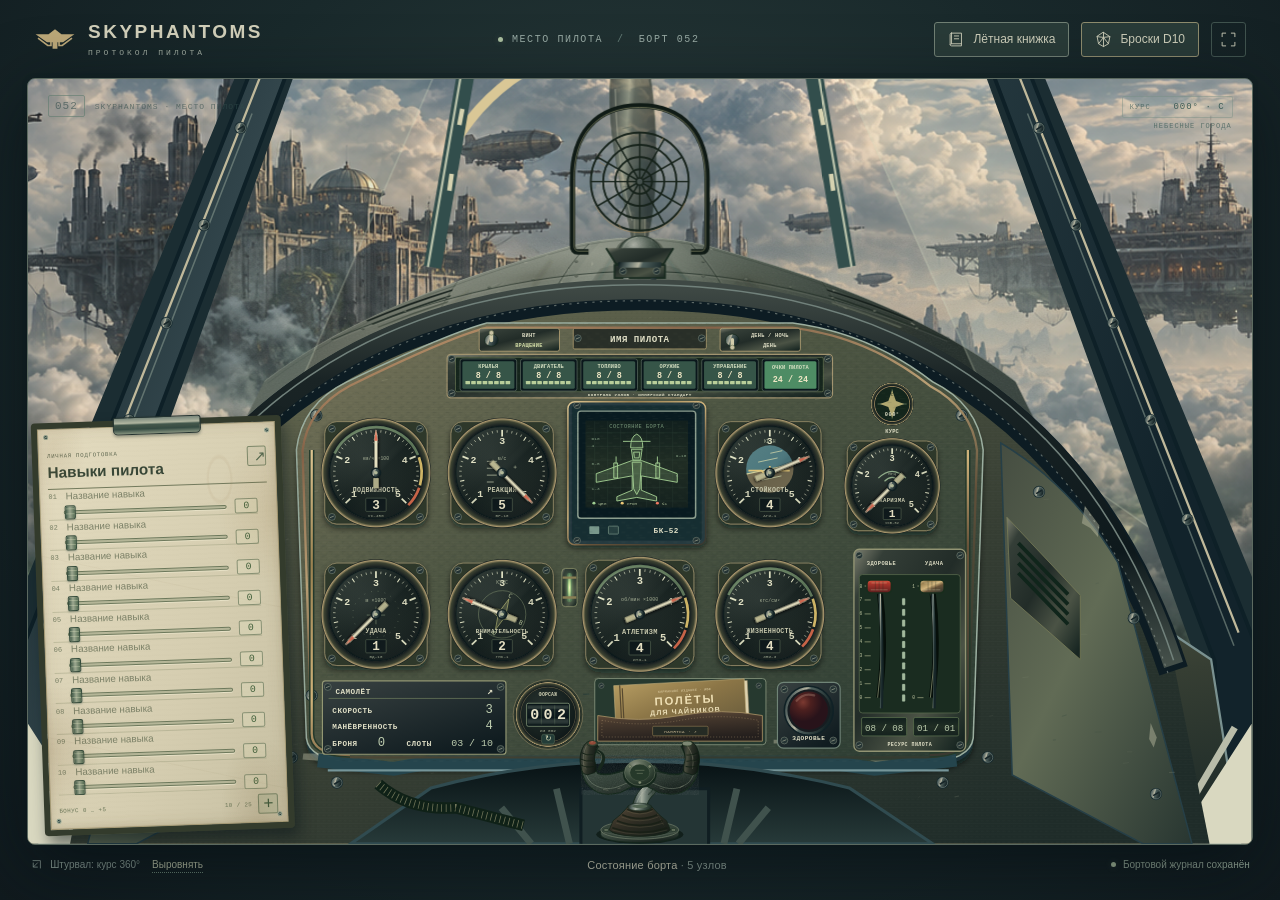
<file: index.html>
<!doctype html>
<html lang="ru">
<head>
  <meta charset="utf-8">
  <meta name="viewport" content="width=device-width, initial-scale=1">
  <meta name="theme-color" content="#172223">
  <title>SKYPHANTOMS · Место пилота</title>
  <link rel="stylesheet" href="cockpit.css?v=20261031-refit1">
  <script src="cockpit.js?v=20261031-refit1" defer></script>
  <script src="dice.js" defer></script>
</head>
<body>
  <header class="toolbar">
    <a class="brand" href="index.html" aria-label="SKYPHANTOMS — место пилота">
      <svg viewBox="0 0 52 28" aria-hidden="true"><path d="M2 8h16l8-6 8 6h16L36 18h-7v8h-6v-8h-7Z" fill="currentColor"/><path d="m5 13 12 9h4v-5m26-4-12 9h-4v-5" fill="none" stroke="currentColor" stroke-width="2"/></svg>
      <span>SKYPHANTOMS<small>ПРОТОКОЛ ПИЛОТА</small></span>
    </a>
    <div class="toolbar-center"><span class="live-dot"></span> МЕСТО ПИЛОТА <span class="toolbar-divider">/</span> БОРТ 052</div>
    <div class="toolbar-actions">
      <button class="book-button" id="book-button" type="button" aria-haspopup="dialog"><svg viewBox="0 0 24 24" aria-hidden="true"><path d="M5 3h14v18H5a2 2 0 0 1-2-2V5a2 2 0 0 1 2-2Zm0 0v15m-2 1a2 2 0 0 1 2-1h14M9 7h6m-6 4h6"/></svg><span>Лётная книжка</span></button>
      <button class="book-button dice-open-button" id="dice-button" type="button" aria-label="Открыть броски D10" aria-haspopup="dialog"><svg viewBox="0 0 24 24" aria-hidden="true"><path d="m12 2 9 6-2 10-7 4-7-4L3 8Zm0 0v7m-9-1 9 1 9-1M5 18l7-9 7 9m-7-9v13"/></svg><span>Броски D10</span></button>
      <button class="icon-button fullscreen-button" id="fullscreen-button" type="button" aria-label="На весь экран" title="На весь экран"><svg viewBox="0 0 24 24" aria-hidden="true"><path d="M8 3H3v5m13-5h5v5M3 16v5h5m13-5v5h-5"/></svg></button>
    </div>
  </header>

  <main class="workspace">
    <div class="cockpit-column">
    <div class="scene-frame">
      <svg id="cockpit" viewBox="0 0 1600 1000" role="group" aria-label="Кабина SKYPHANTOMS. Восемь приборов управляют характеристиками персонажа. Ручка управления меняет вид за стеклом.">
        <defs>
          <linearGradient id="sky" gradientUnits="userSpaceOnUse" x1="0" y1="-260" x2="0" y2="370"><stop stop-color="#304651"/><stop offset=".4" stop-color="#8096a0"/><stop offset=".73" stop-color="#c3c4b3"/><stop offset="1" stop-color="#c9bc91"/></linearGradient>
          <linearGradient id="abyss" x2="0" y2="1"><stop stop-color="#b8baa2"/><stop offset=".3" stop-color="#929d88"/><stop offset=".65" stop-color="#64796c"/><stop offset="1" stop-color="#354d4b"/></linearGradient>
          <radialGradient id="sun-corona"><stop stop-color="#fff8db" stop-opacity=".95"/><stop offset=".09" stop-color="#fff2c8" stop-opacity=".65"/><stop offset=".3" stop-color="#f4dba2" stop-opacity=".22"/><stop offset="1" stop-color="#efd5a5" stop-opacity="0"/></radialGradient>
          <radialGradient id="sun-wash"><stop stop-color="#fff4ce" stop-opacity=".65"/><stop offset=".3" stop-color="#ffe6ad" stop-opacity=".23"/><stop offset="1" stop-color="#ffe6ad" stop-opacity="0"/></radialGradient>
          <linearGradient id="cloud-volume-light" x1=".15" y1="0" x2=".55" y2="1"><stop stop-color="#faf1db"/><stop offset=".38" stop-color="#e1dfcf"/><stop offset=".68" stop-color="#a8b5b2"/><stop offset="1" stop-color="#71878c" stop-opacity=".15"/></linearGradient>
          <linearGradient id="floating-rock" x1="0" y1="0" x2=".8" y2="1"><stop stop-color="#858676"/><stop offset=".25" stop-color="#606c64"/><stop offset=".65" stop-color="#394d4a"/><stop offset="1" stop-color="#8c9e8c" stop-opacity=".08"/></linearGradient>
          <linearGradient id="city-metal" x1="0" y1="0" x2="1" y2=".8"><stop stop-color="#c2bca3"/><stop offset=".35" stop-color="#7a8073"/><stop offset=".7" stop-color="#4c615b"/><stop offset="1" stop-color="#354a48"/></linearGradient>
          <linearGradient id="zeppelin-skin" x2=".15" y2="1"><stop stop-color="#dad0b5"/><stop offset=".25" stop-color="#b4b49f"/><stop offset=".5" stop-color="#7e9089"/><stop offset=".78" stop-color="#536d6b"/><stop offset="1" stop-color="#344e50"/></linearGradient>
          <linearGradient id="brass" x2=".8" y2="1"><stop stop-color="#ddc591"/><stop offset=".23" stop-color="#9a8151"/><stop offset=".5" stop-color="#d0b37b"/><stop offset=".68" stop-color="#685339"/><stop offset="1" stop-color="#3a3930"/></linearGradient>
          <linearGradient id="leather" x2=".3" y2="1"><stop stop-color="#68513c"/><stop offset=".4" stop-color="#44372c"/><stop offset="1" stop-color="#241f1d"/></linearGradient>
          <linearGradient id="manual-cover" x2=".9" y2="1"><stop stop-color="#b49b61"/><stop offset=".45" stop-color="#8c7647"/><stop offset="1" stop-color="#665a3b"/></linearGradient>
          <filter id="cloud-volume" x="-.18" y="-.5" width="1.36" height="2"><feTurbulence type="fractalNoise" baseFrequency=".012 .025" numOctaves="3" seed="37" result="cloud-noise"/><feDisplacementMap in="SourceGraphic" in2="cloud-noise" scale="29" xChannelSelector="R" yChannelSelector="B"/><feGaussianBlur stdDeviation="2.1"/></filter>
          <filter id="mist-soft" x="-.15" y="-.8" width="1.3" height="2.6"><feGaussianBlur stdDeviation="13"/></filter>
          <filter id="lum-glow" x="-1" y="-1" width="3" height="3"><feGaussianBlur stdDeviation="3" result="lum-bloom"/><feMerge><feMergeNode in="lum-bloom"/><feMergeNode in="SourceGraphic"/></feMerge></filter>
          <g id="cloud-bank">
            <path d="M-370 65C-332 31-315 48-284 19-263-9-234 8-219-10-202-39-175-14-159-48-137-84-111-54-97-72-64-120-12-88 3-54 37-82 66-61 88-29 111-50 143-29 154-7 204-31 240 7 250 23 290 10 313 44 364 54L383 83Q205 127 3 101T-370 65Z" fill="url(#cloud-volume-light)"/>
            <path d="M-330 69q78-38 130-19 45-18 92-2 66-30 126-7 46-24 94 6 64-19 121 14l100 12Q133 114-29 91T-330 69Z" fill="#68818a" opacity=".19"/>
            <path d="M-233 22q41-55 75-43 23-60 70-39 36-52 74 11-51-29-72 8-38-11-57 36-40-10-90 27Zm259-36q30-23 53 12 41-15 68 19-49-20-71-9-21-26-50-22Z" fill="#fff6df" opacity=".42"/>
          </g>
          <g id="sky-spire">
            <path d="M-190 16-160-9-137-4-112-39-83-18-55-106-31-83-8-169 17-138 29-65 48-77 78-25 101-38 124-5 160 1 194 24 139 48 96 78 65 138 37 102 12 193-13 145-39 171-67 105-89 117-110 66-150 48Z" fill="url(#floating-rock)" filter="url(#terrain-grain)"/>
            <path d="m-55-106 3 99-37 43 32 6 26-68 23-143-4 156 21 65L17-138 29-65l20 43-22 92 31-48-8 55-38 116-25-96-16 48 6-89-28 45-13-63-22 19 8-56-28-36Z" fill="#273e3d" opacity=".58"/>
            <path d="m-112-39 18 37 39-104-27 93 27-10 24-60-10 80 27-22 6-144 25 31-25-13-8 141-36 27-44 1-37 17-36-15-22 19Z" fill="#c1bb9e" opacity=".35"/>
            <g class="lum-veins" stroke="#a8dfc5" fill="none" opacity=".7"><path d="m-28 22 10 16-9 23 9 18-3 25m48-78-9 18 5 12-10 24m-82-51 11 7-4 19" stroke-width="1.4"/><path d="m-21 44-7 4m47-3 10-5" stroke-width="3"/></g>
            <path d="M-186 32q105 25 193 7t177-8" fill="none" stroke="#c9d1be" stroke-width="12" opacity=".16" filter="url(#mist-soft)"/>
          </g>
          <g id="floating-city" stroke-linejoin="round">
            <use href="#sky-spire" transform="translate(0 42) scale(1.22 .74)"/>
            <path d="m-205 15 45-19 305-4 66 22-34 20-338 4Z" fill="#485c56" stroke="#b2b4a0" stroke-width="1.5"/>
            <path d="m-177 7 30-18 43 4v-35h30v-26h21v41h24v-79h27v-26h17v-22h10v22h16v31h23v59h26v-43h20v-29h14v-12h8v12h13v35h24v67l47 16Z" fill="url(#city-metal)" stroke="#4b5c55"/>
            <path d="m-19-105 9-38 8 38M97-61l11-28 9 28M-74-28l14-25 16 25M-146-9v-21h16v22" fill="#6b7970" stroke="#bbb59b" stroke-width=".8"/>
            <path d="M-179 17h359M-164 24h325M-29-17h76M-24-87h51M-6-103v84M9-105v85M93-38h37" fill="none" stroke="#c7bca0" stroke-width="1.2" opacity=".65"/>
            <g stroke="#283d3c" stroke-width="2" opacity=".8"><path d="M-98-18v18m8-18v18m25-33v32m8-32v32m39-75v61m12-61v61m12-61v61m12-61v61m30-26v24m10-24v24m49-43v42m10-42v42m10-42v42m22-20v20m10-20v20"/></g>
            <path d="m-194 28 10 34m13-35v22m19-20v36m287-37 9 45m13-43 12 31m-286-23 8 63 12-53m232-10-5 48-12-38" stroke="#465c57" fill="none" stroke-width="2"/>
            <path d="m-165 33 4 16h23V33m232-4v21h34V29" fill="none" stroke="#8bb9a9" stroke-width="3"/>
            <g class="city-lights" fill="#eed5a1"><path d="M-23-52h3v4h-3Zm14 0h3v4h-3Zm14 0h3v4H5Zm14 0h3v4h-3ZM98-21h3v4h-3Zm11 0h3v4h-3Z"/><circle cx="-156" cy="20" r="1.6"/><circle cx="150" cy="17" r="1.6"/></g>
            <path d="M-128-25v-43m-4 10h13l-13 9m252 40v-37m0 5h20l-20 10" stroke="#576959" stroke-width="1.2" fill="#957d52"/>
          </g>
          <g id="zeppelin-shape">
            <path d="m145-8 48-40-9 43 20 27-56-4m-4 12 34 26-5-29" fill="#5c736f" stroke="#354c4c" stroke-width="1.5"/>
            <path d="M-191 0C-173-45-79-65 35-56 105-51 156-27 176-3 159 28 106 49 26 52-90 58-173 35-191 0Z" fill="url(#zeppelin-skin)" stroke="#75877a" stroke-width="1.1"/>
            <path d="M-189 0q173-55 365-3M-178 18q172-26 340-7M-158-27q147-14 291 6M-162 34q139 4 289-8" fill="none" stroke="#d3ccaf" stroke-width="1" opacity=".45"/>
            <path d="M-137-32q-21 30 0 66M-82-50q-28 53 0 96M-19-57q-26 54 0 108M48-54q-14 51 0 105M110-35q-7 32 0 69" fill="none" stroke="#344f50" stroke-width="1.1" opacity=".5"/>
            <path d="m-63 48 9 23h68l22-23m-71 6 7 12M4 52l-4 14" fill="none" stroke="#364c4b" stroke-width="1.7"/>
            <path d="m-69 69 11 16h78l20-16Z" fill="#53665d" stroke="#334c48"/><path d="M-48 72h47m7 0h12" stroke="#d7d6bc" stroke-width="3"/>
            <path d="m-120 37-5 17m237-20 3 15" stroke="#2f4948" stroke-width="3"/><ellipse cx="-125" cy="54" rx="12" ry="4" fill="#304844"/><ellipse cx="115" cy="49" rx="11" ry="4" fill="#304844"/>
            <path d="m-7-16 16-7 17 7-10 11v12H3V-5Z" fill="#c1b58c" opacity=".7"/>
          </g>
          <g id="carrier-shape">
            <path d="m-234-3 44-34 311-10 101 25-24 33-344 26Z" fill="url(#city-metal)" stroke="#51645d" stroke-width="2"/>
            <path d="m-206-4 44-21 291-8 65 15-23 11-319 21Z" fill="#344b49" stroke="#b5b59d"/>
            <path d="m-157-7 280-13m-280 18 280-13" stroke="#d4c9a7" stroke-width="1" stroke-dasharray="12 11"/>
            <path d="m39-39 6-34 20-1v-19h17v19h20l8 36M72-93v-26m-12 14h25m-12-13 22 9" fill="#68786d" stroke="#394e49" stroke-width="1.5"/>
            <path d="M49-63h49m-48 8h51" stroke="#bdc5b2" stroke-width="3"/>
            <path d="m-185 26 41 34 95 12 95-6 125-54-52 73-83 24-124-9-73-40Z" fill="#3c5452" stroke="#778b7e" stroke-width="1.5"/>
            <path d="m-151 47 31 28 164 14 83-34m-238-12 4 28m33-27 3 31m34-33v34m35-38-2 35m35-43-4 38m34-50-6 39" stroke="#a1ad96" stroke-width="1" fill="none" opacity=".45"/>
            <g fill="#8ac9b4" class="lum-veins"><ellipse cx="-131" cy="72" rx="25" ry="5"/><ellipse cx="99" cy="69" rx="25" ry="5"/><ellipse cx="-19" cy="103" rx="30" ry="4"/></g>
            <path d="m-152 16 3 28m25-30 3 31m29-34 2 29m30-32 2 28m30-31 1 25m31-29v23m31-28v22m32-27-1 21m32-26-1 20" stroke="#293f3e" stroke-width="2"/>
          </g>
          <g id="dragon-shape" fill="#4a5e60"><path d="m-2 0-25-34-19 5-42-24 24 45 23-5 34 23 5 17 10-14 32-18 25 9 31-44-45 17-14-6-25 27 4-17 12-8 8 1-4-8-13-3-12 11Z"/><path d="m-2 18-3 18-16 17 20-10 11-23" fill="none" stroke="#4a5e60" stroke-width="4"/></g>
          <linearGradient id="panorama-seam"><stop stop-color="white" stop-opacity="0"/><stop offset=".125" stop-color="white"/><stop offset="1" stop-color="white"/></linearGradient>
          <mask id="panorama-feather" maskContentUnits="objectBoundingBox"><rect width="1" height="1" fill="url(#panorama-seam)"/></mask>
          <linearGradient id="sea" gradientUnits="userSpaceOnUse" x1="0" y1="175" x2="0" y2="1200"><stop stop-color="#879f9f"/><stop offset=".2" stop-color="#547980"/><stop offset=".6" stop-color="#2c525f"/><stop offset="1" stop-color="#203c4c"/></linearGradient>
          <linearGradient id="horizon-haze" x2="0" y2="1"><stop stop-color="#d2cfb9" stop-opacity=".42"/><stop offset=".35" stop-color="#adbdb6" stop-opacity=".14"/><stop offset="1" stop-color="#adbdb6" stop-opacity="0"/></linearGradient>
          <linearGradient id="cloud-light" x2=".2" y2="1"><stop stop-color="#eee8d6" stop-opacity=".8"/><stop offset=".45" stop-color="#d7dcce" stop-opacity=".7"/><stop offset="1" stop-color="#8fa5aa" stop-opacity=".08"/></linearGradient>
          <linearGradient id="island-rock" x2=".45" y2="1"><stop stop-color="#7f8270"/><stop offset=".45" stop-color="#4c5d50"/><stop offset="1" stop-color="#2f4641"/></linearGradient>
          <linearGradient id="aircraft-wing" x2=".2" y2="1"><stop stop-color="#a3a18a"/><stop offset=".25" stop-color="#858976"/><stop offset=".78" stop-color="#606b5c"/><stop offset="1" stop-color="#3d4b44"/></linearGradient>
          <linearGradient id="aircraft-fuselage" x2=".1" y2="1"><stop stop-color="#c2bf9f"/><stop offset=".28" stop-color="#929984"/><stop offset=".68" stop-color="#596b60"/><stop offset="1" stop-color="#2d4240"/></linearGradient>
          <radialGradient id="aircraft-cowling" cx=".3" cy=".25"><stop stop-color="#98a292"/><stop offset=".5" stop-color="#4b5a55"/><stop offset=".8" stop-color="#202f30"/><stop offset="1" stop-color="#778074"/></radialGradient>
          <filter id="cloud-softness" x="-.2" y="-.6" width="1.4" height="2.2"><feGaussianBlur stdDeviation="3"/></filter>
          <filter id="terrain-grain" x="0" y="0" width="1" height="1" color-interpolation-filters="sRGB"><feTurbulence type="fractalNoise" baseFrequency=".09 .18" numOctaves="3" seed="18" result="grain"/><feColorMatrix in="grain" type="saturate" values="0"/><feComponentTransfer><feFuncA type="linear" slope=".18"/></feComponentTransfer><feComposite in2="SourceGraphic" operator="in"/><feBlend in="SourceGraphic" mode="soft-light"/></filter>
          <linearGradient id="blue-metal" x1="0" y1="0" x2=".8" y2="1"><stop stop-color="#807b60"/><stop offset=".22" stop-color="#5d614b"/><stop offset=".65" stop-color="#363e33"/><stop offset="1" stop-color="#1f2c29"/></linearGradient>
          <linearGradient id="instrument-panel" x1="0" y1="0" x2="1" y2="1"><stop stop-color="#77745a"/><stop offset=".4" stop-color="#4d5542"/><stop offset="1" stop-color="#293a31"/></linearGradient>
          <linearGradient id="gunmetal" x2=".9" y2="1"><stop stop-color="#7e8070"/><stop offset=".14" stop-color="#343e37"/><stop offset=".48" stop-color="#222c28"/><stop offset=".75" stop-color="#4b5345"/><stop offset="1" stop-color="#182622"/></linearGradient>
          <linearGradient id="copper" x2=".5" y2="1"><stop stop-color="#cda67a"/><stop offset=".24" stop-color="#846248"/><stop offset=".48" stop-color="#baa075"/><stop offset=".7" stop-color="#60503a"/><stop offset="1" stop-color="#343b30"/></linearGradient>
          <radialGradient id="lum-tube"><stop stop-color="#f0f4bc"/><stop offset=".4" stop-color="#b9db93"/><stop offset="1" stop-color="#557a56"/></radialGradient>
          <pattern id="panel-hammering" width="17" height="13" patternUnits="userSpaceOnUse"><path d="M1 2h7m3 6h5M0 12h4" stroke="#d4c69e" stroke-width=".4" opacity=".1"/><path d="M9 1h5M2 7h5m4 5h5" stroke="#121e1a" stroke-width=".8" opacity=".17"/></pattern>
          <linearGradient id="panel-edge" x2="0" y2="1"><stop stop-color="#a2b2a4"/><stop offset=".07" stop-color="#36565e"/><stop offset=".9" stop-color="#2a454c"/><stop offset="1" stop-color="#182d34"/></linearGradient>
          <linearGradient id="side-panel" x2="1" y2="1"><stop stop-color="#454d41"/><stop offset=".45" stop-color="#616b55"/><stop offset="1" stop-color="#283631"/></linearGradient>
          <linearGradient id="steel" x2="1" y2=".3"><stop stop-color="#132123"/><stop offset=".2" stop-color="#5e6c68"/><stop offset=".43" stop-color="#b5b4a0"/><stop offset=".52" stop-color="#4e5f5c"/><stop offset="1" stop-color="#152426"/></linearGradient>
          <linearGradient id="canopy-metal" x2="1" y2=".2"><stop stop-color="#112125"/><stop offset=".2" stop-color="#31444a"/><stop offset=".43" stop-color="#6d7b76"/><stop offset=".5" stop-color="#b3af94"/><stop offset=".57" stop-color="#31464b"/><stop offset="1" stop-color="#12232b"/></linearGradient>
          <linearGradient id="glass-left" x2="1" y2=".5"><stop stop-color="#e7f7e9" stop-opacity=".38"/><stop offset=".45" stop-color="#c0ddd6" stop-opacity=".07"/><stop offset="1" stop-color="#3e6769" stop-opacity=".16"/></linearGradient>
          <linearGradient id="glass-right" x2="1" y2="1"><stop stop-color="#f1edcc" stop-opacity=".22"/><stop offset="1" stop-color="#9bbfc2" stop-opacity=".05"/></linearGradient>
          <linearGradient id="rubber" x2="0" y2="1"><stop stop-color="#3e4844"/><stop offset=".24" stop-color="#1a2425"/><stop offset=".7" stop-color="#0e191c"/><stop offset="1" stop-color="#46514b"/></linearGradient>
          <radialGradient id="bezel"><stop offset=".78" stop-color="#182426"/><stop offset=".82" stop-color="#5c665e"/><stop offset=".86" stop-color="#171f20"/><stop offset=".94" stop-color="#283435"/><stop offset=".98" stop-color="#72796b"/><stop offset="1" stop-color="#10191b"/></radialGradient>
          <radialGradient id="dial-face" cx=".4" cy=".35" r=".7"><stop stop-color="#27312e"/><stop offset=".7" stop-color="#17211f"/><stop offset="1" stop-color="#0f1819"/></radialGradient>
          <linearGradient id="dial-glass" x1="0" y1="0" x2="1" y2="1"><stop stop-color="#e6f3d9" stop-opacity=".12"/><stop offset=".45" stop-color="#d9eed9" stop-opacity=".015"/><stop offset=".52" stop-color="#0d1b1e" stop-opacity=".08"/><stop offset="1" stop-color="#e5ddbd" stop-opacity=".04"/></linearGradient>
          <linearGradient id="nose" x2="0" y2="1"><stop stop-color="#b3b09a"/><stop offset=".5" stop-color="#818975"/><stop offset="1" stop-color="#4c6056"/></linearGradient>
          <linearGradient id="main-propeller-blade" x1="0" y1="0" x2="1" y2=".4"><stop stop-color="#121c19"/><stop offset=".45" stop-color="#2e342b"/><stop offset="1" stop-color="#79795e"/></linearGradient>
          <radialGradient id="propeller-disc"><stop offset=".2" stop-color="#afbaa4" stop-opacity="0"/><stop offset=".75" stop-color="#b2b9a1" stop-opacity=".015"/><stop offset=".93" stop-color="#d8dcc3" stop-opacity=".07"/><stop offset="1" stop-color="#bdc8b4" stop-opacity="0"/></radialGradient>
          <linearGradient id="red-handle" x2="0" y2="1"><stop stop-color="#dc5a43"/><stop offset=".3" stop-color="#aa352b"/><stop offset="1" stop-color="#591e1d"/></linearGradient>
          <radialGradient id="knob" cx=".35" cy=".3"><stop stop-color="#55615a"/><stop offset=".45" stop-color="#283532"/><stop offset=".8" stop-color="#101c1f"/><stop offset="1" stop-color="#080f14"/></radialGradient>
          <radialGradient id="pilot-lamp-off" cx=".35" cy=".28"><stop stop-color="#7c3a31"/><stop offset=".4" stop-color="#4d201f"/><stop offset="1" stop-color="#28131a"/></radialGradient>
          <radialGradient id="pilot-lamp-on" cx=".35" cy=".3"><stop stop-color="#ffb88b"/><stop offset=".25" stop-color="#ff6e4f"/><stop offset=".65" stop-color="#e4382c"/><stop offset="1" stop-color="#8d201f"/></radialGradient>
          <linearGradient id="odometer-glass" x2="0" y2="1"><stop stop-color="#000c0f" stop-opacity=".7"/><stop offset=".25" stop-color="#dfecd0" stop-opacity=".05"/><stop offset=".65" stop-color="#dfecd0" stop-opacity="0"/><stop offset="1" stop-color="#000c0f" stop-opacity=".7"/></linearGradient>
          <clipPath id="afterburner-hundreds-clip"><rect x="-36" y="-16" width="22" height="34" rx="1"/></clipPath>
          <clipPath id="afterburner-tens-clip"><rect x="-11" y="-16" width="22" height="34" rx="1"/></clipPath>
          <clipPath id="afterburner-units-clip"><rect x="14" y="-16" width="22" height="34" rx="1"/></clipPath>
          <linearGradient id="radio-face" x2=".7" y2="1"><stop stop-color="#384141"/><stop offset="1" stop-color="#101c20"/></linearGradient>
          <linearGradient id="lcd" x2="0" y2="1"><stop stop-color="#111f1d"/><stop offset=".5" stop-color="#202d24"/><stop offset="1" stop-color="#14211e"/></linearGradient>
          <linearGradient id="well" x2="0" y2="1"><stop stop-color="#071114"/><stop offset="1" stop-color="#273a39"/></linearGradient>
          <pattern id="metal-grain" width="7" height="7" patternUnits="userSpaceOnUse"><path d="M0 .5H7M0 4H3" stroke="#e4e3c6" stroke-width=".5" opacity=".045"/><circle cx="5" cy="5" r=".6" fill="#08191e" opacity=".11"/></pattern>
          <pattern id="grip" width="7" height="8" patternUnits="userSpaceOnUse"><path d="M0 1h7M0 5h7" stroke="#67716a" stroke-opacity=".23" stroke-width="1"/></pattern>
          <pattern id="sea-ripples" width="170" height="49" patternUnits="userSpaceOnUse"><path d="m8 12 14-1m80 19 23-2m-72 17 8-1m72-35 16 1m-118 12 5-1m36 13 11-1" stroke="#c2d6cf" stroke-width=".7" fill="none" opacity=".12"/></pattern>
          <filter id="shadow" x="-.3" y="-.3" width="1.6" height="1.6"><feDropShadow dx="0" dy="5" stdDeviation="4" flood-color="#061216" flood-opacity=".6"/></filter>
          <filter id="needle-shadow" x="-.6" y="-.6" width="2.2" height="2.2"><feDropShadow dx="1.5" dy="2" stdDeviation="1.3" flood-opacity=".8"/></filter>
          <filter id="phosphor-glow" x="-.4" y="-.6" width="1.8" height="2.2" color-interpolation-filters="sRGB"><feGaussianBlur stdDeviation="1.3" result="glow"/><feMerge><feMergeNode in="glow"/><feMergeNode in="SourceGraphic"/></feMerge></filter>
          <filter id="propeller-blur" x="-.08" y="-.08" width="1.16" height="1.16"><feGaussianBlur stdDeviation="1.4"/></filter>
          <g id="main-propeller-blade-shape"><path d="M-10-18C-20-70-37-132-39-192-41-239-31-279-16-285-4-291 9-267 14-231 24-157 25-76 10-18Z" fill="url(#propeller-metal)" stroke="#293a2e" stroke-width="1"/><g clip-path="url(#blade-surface-clip)"><path d="M-42-264q18-9 48-2l7 18q-30-4-53 7Z" fill="#cbb887"/><path d="M-36-268q14-9 38-7" stroke="#e3d0a0" fill="none" stroke-width="2"/><path d="M-33-231q12-37 19-46m-18 62q2 101 22 172" stroke="#b1b294" stroke-width="1.6" fill="none" opacity=".7"/><path d="m-21-250 8-3m-5 8 9-1m-24 18 6-1m4 66 13-3m-12 79 8-1" stroke="#293a2d" stroke-width="1.1" opacity=".7"/></g><path d="M-7-18V-46h14v28" fill="#333f30" stroke="#9a9f81" stroke-width="1"/></g>
          <clipPath id="dashboard-clip"><path d="M100 773C212 435 466 282 800 282s588 153 700 491l45 227H55Z"/></clipPath>
          <g id="screw"><circle r="8" fill="#182b2f"/><circle r="6.5" fill="url(#steel)" stroke="#84918a" stroke-width=".7"/><path d="m-3.7 2.2 7.4-4.4" stroke="#172528" stroke-width="2"/></g>
          <g id="small-screw"><circle r="4.5" fill="#243334" stroke="#909a89" stroke-width=".6"/><path d="m-2.5 1 5-2" stroke="#b6b8a0" stroke-width=".8"/></g>
          <g id="toggle"><circle r="10" fill="url(#steel)" stroke="#172c30" stroke-width="3"/><rect x="-4" y="-5" width="8" height="27" rx="3" fill="url(#steel)" stroke="#172c30"/><circle cy="20" r="5.5" fill="#b1b3a2"/></g>
          <g id="rotary-knob"><circle r="22" fill="#0e1c20" stroke="#94a292" stroke-width="1.5"/><circle r="18" fill="url(#knob)" stroke="#122428" stroke-width="2"/><path d="M0-15v9" stroke="#d4d3b8" stroke-width="3"/></g>
          <g id="island-shape">
            <path d="m-199 24 20-15 44-4 37-16 32 5 41-25 45 10 21-9 39 15 49 1 30 18 34 7 16 20-24 13-41 2-20 10-47-3-46 8-51-12-48 8-43-12-45-3Z" fill="#6caaa2" opacity=".28"/>
            <path d="m-178 22 25-17 38 1 29-16 29 5 34-35 40-30 24 20 25-12 31 38 28-2 24 21 27 4 24 19-17 15-44 8-29-2-35 12-44-6-39 3-40-11-27 2-25-12Z" fill="url(#island-rock)" filter="url(#terrain-grain)"/>
            <path d="m-145 13 38-3 20-16 33 4 24-36 47-31-18 31-21 17-6 27-41 4-30 12Zm173-38 13-24 22 31 31 17-25-3-18-10Zm74 28 21-16 32 21-24-2-9 7Z" fill="#8e947d" opacity=".44"/>
            <path d="m-15-1 25-33 7-25 24 20-14 5-7 27 22 13 15-21 31 29 30-4 28 12-47 8-35-6-30 6-37-8-42 6-30-9Z" fill="#344c3e" opacity=".66"/>
            <path d="m-175 23 25 10 25-1 28 12 25-2 39 11 40-3 44 6 36-11 26 2 43-9 15-12" fill="none" stroke="#c4b99a" stroke-width="2.4" opacity=".73"/>
            <path d="m-188 29 28 12 27-1 27 13 35-2 38 11 41-4 43 7 36-11 30 1 44-9 20-15m-350 7 18-2m249 24 29-3" fill="none" stroke="#d0ddd0" stroke-width="1.2" opacity=".48"/>
            <path d="m-96 9 15 8m-9-4 9 10m35-38 10 12m3-8 12 14m49-18 8 16m6-7 10 16m13-9 19 7m18-8 12 8" fill="none" stroke="#233d37" stroke-width="1.3" opacity=".5"/>
          </g>
          <g id="biplane-shape" stroke="#2e3c39" stroke-width=".7" stroke-linejoin="round">
            <path d="m-99 5 16-10 32 3 11 7-22 9-30-1Z" fill="url(#aircraft-wing)"/>
            <path d="M-85 2-88-24q3-10 10-7l19 28Z" fill="url(#aircraft-fuselage)"/><path d="m-82-25 4 23" stroke="#c3bea0" opacity=".5"/>
            <path d="m-71 8 107-26q7-2 11 4L60 2q1 4-6 6L-55 32q-7 1-11-6Z" fill="url(#aircraft-wing)"/>
            <path d="m-61 13 16 15m5-20 16 15m5-20 16 15m5-20 16 15m5-20 15 15m6-20 15 15" fill="none" stroke="#d2ceb0" stroke-width=".7" opacity=".23"/>
            <path d="m18 12-2 28 36-32m-36 32 31-1 5-31" fill="none" stroke="#303e3c" stroke-width="2"/>
            <ellipse cx="16" cy="41" rx="5" ry="7" fill="#1d2b2c"/><ellipse cx="47" cy="36" rx="4" ry="6" fill="#263534"/><ellipse cx="15" cy="40" rx="2" ry="3" fill="#8a9180"/>
            <path d="M-88 1Q-45-6-7-12q37-9 65 0l12 9-8 17q-43 3-74-4L-88 8Z" fill="url(#aircraft-fuselage)"/>
            <path d="M-78 2q57-8 100-10l30 2" stroke="#d1c9aa" fill="none" opacity=".6"/>
            <path d="m-65-2 2 12m7-13 2 14m38-21 1 20m44-22 1 24" fill="none" stroke="#2a4240" opacity=".35"/>
            <ellipse cx="-6" cy="-9" rx="10" ry="4.5" fill="#172d30" stroke="#b7b397" stroke-width="1.5"/>
            <path d="M1-13q9-10 13 2" fill="#acccca" fill-opacity=".55" stroke="#8eaaa0"/>
            <path d="M-7-12q1-7 5-7 5 1 4 7" fill="#565b4a"/><path d="m-4-17 4 1" stroke="#c2b698" stroke-width="2"/>
            <path d="m-75-27 112-25q7-1 11 5l13 15q2 4-5 7L-60-1q-8 1-12-6Z" fill="url(#aircraft-wing)"/>
            <path d="m-72-24 14 19m7-24 14 19m7-24 14 19m7-24 14 19m7-24 14 19m7-24 14 19" fill="none" stroke="#d4cdb0" stroke-width=".7" opacity=".28"/>
            <path d="M-65-4 52-29" fill="none" stroke="#263e3c" opacity=".7"/>
            <path d="m-60-6 2 31m99-54 5 32m-105-9 21 27m-2-31-19 35m79-49 26 28m-3-33-22 34" fill="none" stroke="#283c3c" stroke-width="1.3"/>
            <path d="m-14-13 6-19m35 6L19-9" stroke="#394c46" stroke-width="1.4"/>
            <path d="m-48-31 14-3 3 5-14 3Z" fill="#c2bca0" opacity=".64"/>
            <path d="m-47-30 10-2-3 8" fill="none" stroke="#34483f" stroke-width="1.1"/>
            <ellipse cx="61" cy="1" rx="12" ry="16" fill="url(#aircraft-cowling)"/><ellipse cx="64" cy="1" rx="8" ry="12" fill="#263937"/>
            <path d="m64-10 0 7m5-4-4 5m6 3-5-1m3 8-4-5m-2 8V4m-5 3 4-5m-6-4 5 1m-4-7 4 5" stroke="#9a9f89" stroke-width="1.2"/>
            <path d="m45 12 5 6m2-7 4 6" stroke="#283c39" stroke-width="2"/>
            <g class="propeller" transform="translate(77 1)"><ellipse rx="3.5" ry="31" fill="#b7c6bc" fill-opacity=".17" stroke="#bdc9bc" stroke-opacity=".22"/><path d="m0-27 1 54" stroke="#d2d1b7" stroke-opacity=".45" stroke-width="2"/><ellipse rx="3.5" ry="4" fill="#afb7a0"/></g>
          </g>

          <linearGradient id="propeller-metal" x1="0" y1="0" x2="1" y2=".3"><stop stop-color="#101814"/><stop offset=".25" stop-color="#424a3d"/><stop offset=".46" stop-color="#8d947a"/><stop offset=".58" stop-color="#414b3d"/><stop offset="1" stop-color="#111b16"/></linearGradient>
          <radialGradient id="spinner-cone" cx=".32" cy=".23"><stop stop-color="#c9c7aa"/><stop offset=".3" stop-color="#7e8a70"/><stop offset=".76" stop-color="#344738"/><stop offset="1" stop-color="#192b23"/></radialGradient>
          <linearGradient id="cowling-olive" gradientUnits="userSpaceOnUse" x1="380" y1="235" x2="1130" y2="442"><stop stop-color="#596056"/><stop offset=".22" stop-color="#787c6d"/><stop offset=".43" stop-color="#697164"/><stop offset=".7" stop-color="#454f43"/><stop offset="1" stop-color="#252f2b"/></linearGradient>
          <radialGradient id="cowling-sky-reflection" cx=".43" cy=".08" r=".76"><stop stop-color="#d5d6c9" stop-opacity=".34"/><stop offset=".28" stop-color="#a8b7b2" stop-opacity=".15"/><stop offset=".65" stop-color="#91a29c" stop-opacity=".025"/><stop offset="1" stop-color="#91a29c" stop-opacity="0"/></radialGradient>
          <linearGradient id="cowling-crown" gradientUnits="userSpaceOnUse" x1="615" y1="260" x2="978" y2="305"><stop stop-color="#424c41" stop-opacity=".5"/><stop offset=".26" stop-color="#b4b5a1" stop-opacity=".12"/><stop offset=".48" stop-color="#d0d1bf" stop-opacity=".2"/><stop offset=".75" stop-color="#6a7362" stop-opacity=".07"/><stop offset="1" stop-color="#17241f" stop-opacity=".5"/></linearGradient>
          <radialGradient id="cowling-patina"><stop stop-color="#383829" stop-opacity=".26"/><stop offset=".45" stop-color="#454635" stop-opacity=".1"/><stop offset="1" stop-color="#454635" stop-opacity="0"/></radialGradient>
          <linearGradient id="cowling-louvre" x2="0" y2="1"><stop stop-color="#111a17"/><stop offset=".52" stop-color="#253029"/><stop offset="1" stop-color="#596154"/></linearGradient>
          <radialGradient id="cowling-spinner" cx=".35" cy=".23" r=".8"><stop stop-color="#adb1a6"/><stop offset=".2" stop-color="#858e83"/><stop offset=".47" stop-color="#576459"/><stop offset=".8" stop-color="#303e36"/><stop offset="1" stop-color="#1d2b25"/></radialGradient>
          <filter id="cowling-paint-finish" x="0" y="0" width="1" height="1" color-interpolation-filters="sRGB"><feTurbulence type="fractalNoise" baseFrequency=".72 .54" numOctaves="2" seed="29" result="paint-grain"/><feColorMatrix in="paint-grain" type="saturate" values="0" result="paint-grey"/><feComponentTransfer in="paint-grey" result="paint-fine-grain"><feFuncA type="linear" slope=".17"/></feComponentTransfer><feBlend in="SourceGraphic" in2="paint-fine-grain" mode="soft-light"/></filter>
          <filter id="cowling-stain-soft" x="-.1" y="-.2" width="1.2" height="1.4"><feGaussianBlur stdDeviation="1.8"/></filter>
          <g id="cowling-fastener"><ellipse cy=".7" rx="2.4" ry="1.5" fill="#18231e" opacity=".65"/><ellipse rx="2" ry="1.2" fill="#969b8a" opacity=".64"/><path d="m-1.2.35 2.4-.7" stroke="#354237" stroke-width=".65"/></g>
          <g id="cowling-louvres"><path d="M0 0Q57-5 121 0L119 3Q57-1 2 3ZM5 9Q58 5 116 9L114 12Q58 9 7 12ZM11 18Q60 15 110 18L108 21Q60 18 13 21Z" fill="url(#cowling-louvre)"/><path d="M2 3Q57-1 119 3M7 12Q58 9 114 12M13 21Q60 18 108 21" fill="none" stroke="#afb29d" stroke-opacity=".29" stroke-width=".7"/><path d="M-5-4Q57-10 126-4" fill="none" stroke="#29382d" stroke-opacity=".55" stroke-width=".6"/></g>
          <linearGradient id="control-column-metal" x1="0" y1=".4" x2="1" y2=".5"><stop stop-color="#19231f"/><stop offset=".2" stop-color="#63716b"/><stop offset=".36" stop-color="#a6aea0"/><stop offset=".5" stop-color="#738177"/><stop offset=".72" stop-color="#3c4c43"/><stop offset="1" stop-color="#1a2921"/></linearGradient>
          <linearGradient id="control-yoke-metal" x1=".2" y1="0" x2=".65" y2="1"><stop stop-color="#929a8e"/><stop offset=".16" stop-color="#626e61"/><stop offset=".47" stop-color="#3b4a40"/><stop offset=".73" stop-color="#2e3b33"/><stop offset="1" stop-color="#151f1b"/></linearGradient>
          <linearGradient id="control-grip-bakelite" x1="0" y1=".15" x2="1" y2=".4"><stop stop-color="#111714"/><stop offset=".2" stop-color="#343b32"/><stop offset=".36" stop-color="#484b3c"/><stop offset=".55" stop-color="#292f26"/><stop offset="1" stop-color="#101813"/></linearGradient>
          <linearGradient id="control-boot-leather" x1="0" y1="0" x2=".8" y2="1"><stop stop-color="#615643"/><stop offset=".28" stop-color="#40392c"/><stop offset=".56" stop-color="#2c2b22"/><stop offset="1" stop-color="#151e18"/></linearGradient>
          <radialGradient id="control-yoke-boss" cx=".35" cy=".2" r=".85"><stop stop-color="#8d9484"/><stop offset=".25" stop-color="#63705e"/><stop offset=".6" stop-color="#394a3b"/><stop offset="1" stop-color="#1c2b21"/></radialGradient>
          <clipPath id="cowl-clip"><path d="M309 395C417 311 570 257 696 222C728 212 766 207 800 207C834 207 872 212 904 222C1030 257 1183 311 1291 395L1336 486H264Z"/></clipPath>
          <clipPath id="blade-surface-clip"><path d="M-10-18C-20-70-37-132-39-192-41-239-31-279-16-285-4-291 9-267 14-231 24-157 25-76 10-18Z"/></clipPath>
          <clipPath id="instrument-face-clip"><path d="M351 485Q358 425 417 396Q550 332 600 319H1000Q1100 332 1183 396Q1242 425 1249 485L1236 862Q1232 891 1175 894H425Q368 891 364 862Z"/></clipPath>
        </defs>

        <g id="outside" aria-hidden="true">
          <g id="flight-world">
            <path fill="url(#sky)" d="M-1600-1200h4800v3200h-4800Z"/>
            <g id="high-clouds"></g>
            <path class="procedural-backdrop" d="M-1600 215q1200-35 2400 0t2400 0v1800h-4800Z" fill="url(#abyss)"/>
            <g id="distant-spires"></g>
            <g id="abyss-clouds"></g>
            <g id="sky-cities"></g>
            <g id="sky-fleet"></g>
            <g id="panorama-clouds"></g>
            <g id="passing-aircraft"></g>
            <g id="distant-dragons"></g>
            <g id="foreground-mist"></g>
            <g id="painted-panorama" aria-hidden="true">
              <g id="panorama-scroll"></g>
            </g>
          </g>
          <g id="storm-weather" opacity="0" pointer-events="none"><g id="storm-rain"></g><rect class="storm-flash" x="-400" y="-400" width="2400" height="1400" fill="#deebdf" opacity="0"/></g>
          
<g id="main-propeller" transform="translate(800 228)" aria-hidden="true">
  <circle class="propeller-disc" r="292" fill="url(#propeller-disc)"/>
  <circle class="propeller-rim" r="282" fill="none" stroke="#c8bea1" stroke-width="2" opacity=".14"/>
  <g class="main-propeller-trails" fill="none" stroke="#d9c796" stroke-linecap="round"><circle r="291" stroke="none"/><path d="M-245-140A282 282 0 0 1 20-281" stroke-width="13"/><path d="M249 133A282 282 0 0 1-18 282" stroke-width="9"/></g>
  <g class="main-propeller-rotor"><circle r="291" fill="none"/><use href="#main-propeller-blade-shape"/><use href="#main-propeller-blade-shape" transform="rotate(120)"/><use href="#main-propeller-blade-shape" transform="rotate(240)"/></g>
</g>
<g id="aircraft-nose" aria-hidden="true">
  <path d="M309 395C417 311 570 257 696 222C728 212 766 207 800 207C834 207 872 212 904 222C1030 257 1183 311 1291 395L1336 486H264Z" fill="url(#cowling-olive)" filter="url(#cowling-paint-finish)"/>
  <g clip-path="url(#cowl-clip)">
    <path d="M264 204H1336V486H264Z" fill="url(#cowling-sky-reflection)"/>
    <path d="M751 211C712 247 665 335 624 478H976C935 335 888 247 849 211Q800 203 751 211Z" fill="url(#cowling-crown)"/>
    <path d="M309 395C417 311 570 257 696 222C728 212 766 207 800 207C834 207 872 212 904 222C1030 257 1183 311 1291 395" fill="none" stroke="#c3c8ba" stroke-opacity=".6" stroke-width="1.25"/>
    <path d="M313 398C421 314 573 260 697 225C730 215 766 210 800 210C834 210 870 215 903 225C1027 260 1179 314 1287 398" fill="none" stroke="#26332a" stroke-opacity=".28" stroke-width="1.1"/>

    <g fill="none" stroke-linecap="round">
      <path d="M733 216C690 259 649 342 613 478M867 216C910 259 951 342 987 478" stroke="#1d2a23" stroke-opacity=".66" stroke-width="1.2"/>
      <path d="M735 216C692 259 651 342 615 478M869 216C912 259 953 342 989 478" stroke="#c1c4b2" stroke-opacity=".26" stroke-width=".75"/>
      <path d="M397 341C539 280 682 252 800 251C918 252 1061 280 1203 341" stroke="#1c2922" stroke-opacity=".68" stroke-width="1.3"/>
      <path d="M398 343C540 282 682 254 800 253C918 254 1060 282 1202 343" stroke="#c3c5b3" stroke-opacity=".28" stroke-width=".65"/>
      <path d="M565 260C547 284 525 324 507 372M1035 260C1053 284 1075 324 1093 372" stroke="#263329" stroke-opacity=".62" stroke-width=".8"/>
      <path d="M567 261C549 285 527 325 509 373M1037 261C1055 285 1077 325 1095 373" stroke="#b3b9a7" stroke-opacity=".22" stroke-width=".6"/>
    </g>

    <ellipse cx="664" cy="258" rx="101" ry="24" fill="url(#cowling-patina)" transform="rotate(-12 664 258)"/>
    <ellipse cx="942" cy="265" rx="84" ry="31" fill="url(#cowling-patina)" transform="rotate(13 942 265)"/>
    <ellipse cx="1125" cy="325" rx="81" ry="37" fill="url(#cowling-patina)"/>
    <g filter="url(#cowling-stain-soft)" fill="none" stroke-linecap="round">
      <path d="M939 263q13 17 37 29t47 22M928 269q8 20 35 33t39 24" stroke="#1f2921" stroke-opacity=".18" stroke-width="7"/>
      <path d="M577 279q-26 17-53 48m159-88q-12 15-23 35" stroke="#403f2d" stroke-opacity=".19" stroke-width="4"/>
      <path d="M763 236q-8 12-17 26m91-26q10 16 27 27" stroke="#202a22" stroke-opacity=".15" stroke-width="5"/>
    </g>

    <use href="#cowling-louvres" transform="translate(442 316) rotate(-20) scale(1 .7)"/>
    <use href="#cowling-louvres" transform="translate(1158 316) rotate(20) scale(-1 .7)"/>
    <g>
      <use href="#cowling-fastener" x="438" y="326"/><use href="#cowling-fastener" x="493" y="303"/><use href="#cowling-fastener" x="548" y="286"/><use href="#cowling-fastener" x="603" y="272"/>
      <use href="#cowling-fastener" x="661" y="262"/><use href="#cowling-fastener" x="717" y="257"/><use href="#cowling-fastener" x="883" y="257"/><use href="#cowling-fastener" x="939" y="262"/>
      <use href="#cowling-fastener" x="997" y="272"/><use href="#cowling-fastener" x="1052" y="286"/><use href="#cowling-fastener" x="1107" y="303"/><use href="#cowling-fastener" x="1162" y="326"/>
      <use href="#cowling-fastener" x="717" y="238"/><use href="#cowling-fastener" x="695" y="268"/><use href="#cowling-fastener" x="883" y="238"/><use href="#cowling-fastener" x="905" y="268"/>
    </g>
    <g fill="#b6b8a5" opacity=".52">
      <path d="m648 240 6-1-1 1-3 1Zm29-9 4-1-1 1-4 1Zm-177 55 5-2 3 1-6 1Zm238-48 1 4-2 3v-4Zm152-17 4 1 2 2-3-1Zm162 54 7 3-4-1-2 1Zm103 43 5 3-1 1-5-3Z"/>
      <path d="m612 279 4-2 2 1-4 1Zm85-15 2 1-1 4h-1Zm210 4 2 1 1 4-2-1Zm159 30 6 2-2 1-4-2Z" opacity=".6"/>
    </g>
    <g fill="none" stroke-linecap="round">
      <path d="m615 267-9 4m16-4-5 3m86-20-3 4m196 10 5 2m94 27 12 4m-465 8-14 5" stroke="#d1d0bc" stroke-opacity=".21" stroke-width=".55"/>
      <path d="m619 267-8 5m291-6 8 4m-372 36-7 3" stroke="#26352a" stroke-opacity=".35" stroke-width=".6"/>
    </g>
    <path d="M748 248Q800 232 852 248L873 280Q800 258 727 280Z" fill="#18241e" opacity=".15"/>
  </g>
  <path d="M768 225Q772 207 800 207T832 225L835 241Q800 252 765 241Z" fill="url(#cowling-olive)"/>
  <path d="M770 227Q774 210 800 210T830 227" fill="none" stroke="#c1c7b6" stroke-opacity=".3" stroke-width=".8"/>
</g>
<g id="propeller-hub" transform="translate(800 228)" aria-hidden="true">
  <ellipse cy="7" rx="32" ry="23" fill="#18251e" opacity=".55"/>
  <ellipse cy="2" rx="29" ry="25" fill="#3d4b40" stroke="#18271f" stroke-width="1"/>
  <ellipse cy="1" rx="26" ry="23" fill="url(#cowling-spinner)" filter="url(#cowling-paint-finish)"/>
  <path d="M-25 5C-24-10-15-20-3-21" fill="none" stroke="#d4d6c6" stroke-opacity=".46" stroke-width=".8"/>
  <path d="M-22 13Q0 26 22 13" fill="none" stroke="#16261e" stroke-opacity=".5" stroke-width="1.2"/>
  <path d="m-23-3 1-3m36-12 3 2m8 20-1 3m-37 13-3-2" stroke="#bdc0ac" stroke-opacity=".33" stroke-width=".7"/>
</g>

        <g id="windshield">
          <path d="M314 0 45 661l295-226L529 0Z" fill="url(#glass-left)" stroke="#d4dac0" stroke-opacity=".3" stroke-width="2"/>
          <path d="m1068 0 199 447 306 214L1285 0Z" fill="url(#glass-right)" stroke="#d4dac0" stroke-opacity=".3" stroke-width="2"/>
          <path d="M340 0 85 602M1260 0l247 602" stroke="#e8e4bf" stroke-width="3" opacity=".22"/>
          <path d="M573-10 529 246M1027-10l44 256" stroke="#324e4c" stroke-width="23"/>
          <path d="M567-10 523 246M1033-10l44 256" stroke="#b9c2aa" stroke-width="3"/>
          <path d="m568 39-4 21m-10 64-3 22m485-107 4 21m10 64 3 22" stroke="#d6d3b0" stroke-width="6"/>
          </g>
          <g id="sun-glare" opacity="0" pointer-events="none">
            <circle id="sun-glare-halo" r="460" fill="url(#sun-wash)"/>
            <path id="sun-glare-streak" d="M-290 0H290M0-80V80" stroke="#fff0c0" stroke-width="1.5" opacity=".4"/>
            <g id="lens-reflections" fill="none" stroke-width="2"><circle data-flare=".38" r="33" stroke="#f5daa8" opacity=".32"/><circle data-flare=".72" r="15" fill="#d8dfb6" fill-opacity=".08" stroke="#b8d6ae" opacity=".4"/><path data-flare="1.12" d="m0-60 52 30v60L0 60-52 30v-60Z" fill="#e4c388" fill-opacity=".05" stroke="#e5c58e" opacity=".25"/><circle data-flare="1.5" r="88" stroke="#b0c3b0" opacity=".14"/></g>
          </g>
        </g>

        
<g id="iron-sight" transform="translate(800 134)" aria-label="Железный кольцевой прицел: четыре концентрических кольца и двенадцать спиц, по фотографии" role="img" pointer-events="none" data-center-x="800" data-center-y="134">
  <path d="M-67 92h-14q-7 0-7-9V-3C-88-61-58-99 0-99S88-61 88-3v86q0 9-7 9H67" fill="none" stroke="#101b16" stroke-width="7"/>
  <path d="M-67 91h-13q-6 0-6-8V-3c0-56 28-94 86-94s86 38 86 94v86q0 8-6 8H67" fill="none" stroke="#7e8062" stroke-width="1"/>
  <g class="sight-wire-grid" fill="none" stroke="#17231b" stroke-width="2.3"><circle class="sight-grid-ring" r="16"/><circle class="sight-grid-ring" r="32"/><circle class="sight-grid-ring" r="48"/><circle class="sight-grid-ring" r="64"/><path d="M0.00 -4.50L0.00 -64.00M2.25 -3.90L32.00 -55.43M3.90 -2.25L55.43 -32.00M4.50 -0.00L64.00 -0.00M3.90 2.25L55.43 32.00M2.25 3.90L32.00 55.43M0.00 4.50L0.00 64.00M-2.25 3.90L-32.00 55.43M-3.90 2.25L-55.43 32.00M-4.50 0.00L-64.00 0.00M-3.90 -2.25L-55.43 -32.00M-2.25 -3.90L-32.00 -55.43" stroke-width="1.7"/><circle class="iron-sight-ring" r="4.5" stroke-width="1.6"/></g>
  <path d="M-58 32A65 65 0 0 0 59 28M-28 55l4 7m-29-88 8 5m76-37-5 8" fill="none" stroke="#ae8b54" stroke-width=".9" opacity=".75"/>
  <path d="M-44 87-31 108h62l13-21M-33 109h66v17h-66Z" fill="url(#gunmetal)" stroke="#192b20" stroke-width="2.3"/>
  <path d="M-28 109h56m-46 17v28h36v-28" stroke="url(#steel)" stroke-width="7" fill="none"/><path d="M-29 151h58v10h-58Z" fill="url(#gunmetal)" stroke="#68745b"/>
  <use href="#small-screw" x="-22" y="117"/><use href="#small-screw" x="22" y="117"/>
</g>

        <g id="airframe" aria-hidden="true">
          <path d="M-32 1000V727L288-44h74L66 777l-2 223Zm1664 0V727L1312-44h-74l296 821 2 223Z" fill="#1b2d32"/>
          <path d="M-10 752 295-20h48L48 762l-1 238H-6Zm1620 0L1305-20h-48l295 782 1 238h53Z" fill="url(#canopy-metal)" stroke="#0e2027" stroke-width="5"/>
          <path d="M17 724 308-14m1275 738L1292-14" stroke="#c0b99b" stroke-width="3"/>
          <path d="m23 741 270-696m1284 696L1307 45" stroke="#84958b" stroke-width="2" opacity=".6"/>
          <path d="M53 759 15 1000h102l62-325Zm1494 0 38 241h-102l-62-325Z" fill="url(#blue-metal)" stroke="#7a9190" stroke-width="3"/>
          <path d="m0 843 101 157H0Zm1600 0-101 157h101Z" fill="#d9d8c0"/>
          <path d="m22 848 86 146m1470-146-86 146" stroke="#b9bca9" stroke-width="9"/>
          <g id="canopy-bolts"></g>
          <path d="M100 773C212 435 466 282 800 282s588 153 700 491l45 227H55Z" fill="url(#blue-metal)"/>
          <path d="M100 773C212 435 466 282 800 282s588 153 700 491l45 227H55Z" fill="url(#metal-grain)"/>
          <path d="M102 774C214 436 468 283 800 283s586 153 698 491" fill="none" stroke="#0d1c23" stroke-width="39"/>
          <path d="M102 766C214 428 468 275 800 275s586 153 698 491" fill="none" stroke="url(#rubber)" stroke-width="26"/>
          <path d="M102 760C214 422 468 269 800 269s586 153 698 491" fill="none" stroke="#71817b" stroke-width="2"/>
          <path d="M109 778C220 445 470 290 800 290s580 155 691 488" fill="none" stroke="#87938a" stroke-width="1.5" stroke-dasharray="3 7" opacity=".65"/>
          <path d="M175 632q58-99 153-156l-15 434-171 90H78Z" fill="url(#side-panel)" stroke="#263f47" stroke-width="2"/>
          <path d="M1425 632q-58-99-153-156l15 434 171 90h64Z" fill="url(#side-panel)" stroke="#263f47" stroke-width="2"/>
          <path d="M351 485Q358 425 417 396Q550 332 600 319H1000Q1100 332 1183 396Q1242 425 1249 485L1236 862Q1232 891 1175 894H425Q368 891 364 862Z" fill="url(#panel-edge)" transform="translate(0 6)" filter="url(#shadow)"/>
          <path d="M351 485Q358 425 417 396Q550 332 600 319H1000Q1100 332 1183 396Q1242 425 1249 485L1236 862Q1232 891 1175 894H425Q368 891 364 862Z" id="instrument-face" fill="url(#instrument-panel)" stroke="#9cafa0" stroke-width="2"/>
          <path d="M351 485Q358 425 417 396Q550 332 600 319H1000Q1100 332 1183 396Q1242 425 1249 485L1236 862Q1232 891 1175 894H425Q368 891 364 862Z" fill="url(#metal-grain)"/>
          <g id="paint-wear" clip-path="url(#dashboard-clip)"></g>
          <path d="m379 891 99 11 47-8h523l59 8 107-12" fill="none" stroke="#25454d" stroke-width="18"/>
          <path d="M392 904h812" stroke="#759599" stroke-width="3"/>
          <path d="M527 927q263-70 547 0l109 73H422Z" fill="url(#well)" stroke="#304b50" stroke-width="4"/>
          <path d="m619 953 39 47m310-47-39 47M691 928l17 72m219-72-17 72" stroke="#40524d" stroke-width="9"/>
          <path d="M723 1000v-72h167v72" fill="#243535" stroke="#101e22" stroke-width="4"/>
          <g id="panel-screws"></g>
        </g>

        
<g id="upper-console" data-panel="diagnostics" aria-hidden="true">
  <rect x="548" y="360" width="504" height="57" rx="5" fill="url(#gunmetal)" stroke="#a29470" stroke-width="1.5"/>
  <rect x="559" y="364" width="481" height="45" rx="2" fill="#15251c" stroke="#616d50"/>
  <use href="#small-screw" x="554" y="366"/><use href="#small-screw" x="1046" y="366"/><use href="#small-screw" x="554" y="411"/><use href="#small-screw" x="1046" y="411"/>
  <text x="800" y="414" text-anchor="middle" class="stencil" font-size="5.5">КОНТРОЛЬ УЗЛОВ · ИМПЕРСКИЙ СТАНДАРТ</text>
</g>
<g id="course-instrument" transform="translate(1130 425)" data-panel="course" aria-hidden="true">
  <circle r="28" fill="url(#bezel)"/><circle r="22" fill="#13251b"/>
  <g id="course-card"><path d="M0-19V19M-19 0H19" stroke="#7f9271" stroke-width=".8"/><path d="M0-18 5-4 16 0 5 4 0 18-5 4-16 0-5-4Z" fill="#b0a76f"/><text y="-11" text-anchor="middle" fill="#182c1d" font-size="5">С</text></g>
  <text id="course-readout" y="16" text-anchor="middle" class="stencil course-readout" font-size="7">000°</text><text y="38" text-anchor="middle" class="stencil micro">КУРС</text>
</g>

        <g id="panel-furniture">
<g id="callsign-button" class="callsign-button" role="button" tabindex="0" aria-haspopup="dialog" aria-controls="identity-dialog" aria-label="Изменить имя пилота">
            <title>Нажмите, чтобы изменить имя / позывной</title>
            <rect class="callsign-plate-frame" x="713" y="326" width="174" height="27" rx="2" fill="#292f28" stroke="#b5a273"/>
            <use href="#small-screw" x="719" y="339"/><use href="#small-screw" x="881" y="339"/>
            <text id="callsign-plate" x="800" y="344" text-anchor="middle" class="stencil registration">ИМЯ ПИЛОТА</text>
            <rect x="713" y="326" width="174" height="27" fill="transparent" pointer-events="all"/>
          </g>
          <g id="central-monitor" data-panel="monitor" transform="translate(0 424) scale(1 .94) translate(0 -379)"><rect x="708" y="379" width="176" height="194" rx="8" fill="#182d31" stroke="#253b40" stroke-width="6" filter="url(#shadow)"/>
          <rect x="719" y="390" width="154" height="149" rx="4" fill="#081a20" stroke="#8b9d8e" stroke-width="2"/>
          <path d="M729 403h134v121H729Z" fill="url(#lcd)"/>
          <g stroke="#6b8e76" stroke-width=".5" opacity=".23"><path d="M741 404v120m17-120v120m17-120v120m17-120v120m17-120v120m17-120v120m17-120v120M730 420h132m-132 19h132m-132 19h132m-132 19h132m-132 19h132m-132 19h132"/></g>
          <g id="monitor-detail" display="none">
            <text x="796" y="425" text-anchor="middle" class="monitor-heading">ПРОТОКОЛ ПИЛОТА</text>
            <text id="monitor-stat" x="796" y="451" text-anchor="middle" class="monitor-label">ПОДВИЖНОСТЬ</text>
            <text id="monitor-value" x="796" y="491" text-anchor="middle" class="monitor-value">03</text>
            <text id="monitor-instrument" x="796" y="516" text-anchor="middle" class="monitor-heading">СКОРОСТЬ</text>
          </g>
          <g id="monitor-overview" role="img" aria-label="Состояние пяти узлов самолёта">
            <text x="796" y="414" text-anchor="middle" class="monitor-heading schematic-heading">СОСТОЯНИЕ БОРТА</text>
            <g transform="translate(796 468)" class="aircraft-schematic">
              <g data-schematic-node="wings" data-condition="intact"><title>Оперение / Крылья</title><path d="M-7-9-53 9v12l47-9v20l-20 9v6l26-5 26 5v-6L6 32V12l47 9V9L7-9Z"/></g>
              <g data-schematic-node="fuel" data-condition="intact"><title>Топливная система</title><path d="M-6-7H6L4 30 0 38-4 30Z"/></g>
              <g data-schematic-node="engine" data-condition="intact"><title>Двигатель / Мотор</title><path d="M-8-27q0-16 8-19 8 3 8 19Z"/><path d="M-18-36H18" fill="none"/></g>
              <g data-schematic-node="cockpit" data-condition="intact"><title>Кабина / Управление</title><path d="M-7-25H7L5-10H-5Z"/><path d="M-4-21H4L3-13H-3Z" fill="none"/></g>
              <g data-schematic-node="weapons" data-condition="intact"><title>Вооружение / Пушки</title><path d="M-30-6h5v21h-5Zm55 0h5v21h-5Z"/><path d="M-27-15v10m54-10v10" fill="none"/></g>
            </g>
            <text x="737" y="430" class="schematic-code">D10</text><text x="737" y="440" class="schematic-code">4</text><text x="847" y="454" class="schematic-code">9–10</text><text x="737" y="465" class="schematic-code">6–8</text><text x="847" y="482" class="schematic-code">5</text><text x="737" y="499" class="schematic-code">1–3</text>
            <circle cx="740" cy="518" r="2" fill="#9fce92"/><text x="746" y="520" class="schematic-legend">ЦЕЛ</text><circle cx="777" cy="518" r="2" fill="#edc775"/><text x="783" y="520" class="schematic-legend">УРОН</text><circle cx="823" cy="518" r="2" fill="#f07962"/><text x="829" y="520" class="schematic-legend">≤1</text>
          </g>
          <rect x="734" y="550" width="13" height="11" rx="1" fill="#78978b"/><rect x="759" y="550" width="13" height="11" rx="1" fill="#263f3f" stroke="#718c7e"/>
          <text x="851" y="559" text-anchor="end" class="stencil tiny">БК–52</text>
          <use href="#small-screw" x="718" y="382"/><use href="#small-screw" x="874" y="382"/><use href="#small-screw" x="718" y="570"/><use href="#small-screw" x="874" y="570"/>
          </g><g id="decorative-gauges"></g></g>
        
<g id="dieselpunk-fittings" clip-path="url(#dashboard-clip)" aria-hidden="true" pointer-events="none">
  <path d="M351 485Q358 425 417 396Q550 332 600 319H1000Q1100 332 1183 396Q1242 425 1249 485L1236 862Q1232 891 1175 894H425Q368 891 364 862Z" fill="url(#panel-hammering)"/>
  <path d="M359 486Q365 431 421 401Q550 338 600 325H1000Q1100 338 1179 401Q1235 431 1241 486L1229 861Q1226 885 1174 887H426Q378 885 371 861Z" fill="none" stroke="url(#copper)" stroke-width="3"/>
  <rect x="706" y="422" width="180" height="187" rx="9" fill="none" stroke="url(#brass)" stroke-width="2"/>
  <path d="M371 485v371q0 28 50 28m808-399v371q0 28-50 28" fill="none" stroke="#24392b" stroke-width="7"/>
  <path d="M371 485v371q0 28 50 28m808-399v371q0 28-50 28" fill="none" stroke="url(#brass)" stroke-width="3"/>
  <g transform="translate(708 665)"><rect x="-10" y="-25" width="20" height="50" rx="5" fill="url(#gunmetal)" stroke="#8f946c"/><rect class="lum-power-core" x="-3" y="-19" width="6" height="38" rx="3" fill="url(#lum-tube)"/><path d="M-9-13H9m-18 26H9" stroke="#897e54" stroke-width="3"/></g>
  <path d="m1280 573 96 102v84l-91-80Z" fill="url(#gunmetal)" stroke="#7a7e59"/><path d="m1295 607 65 67m-65-54 65 67m-65-54 65 67m-65-54 65 67" stroke="#10251b" stroke-width="5"/>
  <path d="M458 922q40 35 101 31l89 23" fill="none" stroke="#0f2117" stroke-width="15"/><path d="M458 922q40 35 101 31l89 23" fill="none" stroke="#72765a" stroke-width="10" stroke-dasharray="1 5"/>
</g>

        <g id="propeller-button" class="propeller-switch mechanical-toggle" data-panel="propeller-button" transform="translate(590 326)" role="button" tabindex="0" aria-pressed="true" aria-label="ВИНТ"><title>ВИНТ</title><rect class="toggle-frame propeller-switch-frame" width="105" height="30" rx="3" fill="url(#gunmetal)" stroke="#aa9a70" stroke-width="1.2"/><ellipse cx="16" cy="15.5" rx="9" ry="8" fill="url(#steel)" stroke="#182b1e"/><g id="propeller-lever"><path d="M16 16V6" stroke="#d1ccaa" stroke-width="4.5" stroke-linecap="round"/><circle cx="16" cy="6" r="3" fill="#c9c3a3" stroke="#646e50" stroke-width=".8"/></g><text x="65" y="12" text-anchor="middle" class="stencil micro">ВИНТ</text><text id="propeller-readout" x="65" y="24" text-anchor="middle" class="stencil micro">ВРАЩЕНИЕ</text><rect class="toggle-hit" width="105" height="30" fill="transparent" pointer-events="all"/></g>
<g id="lighting-button" class="lighting-switch mechanical-toggle" data-panel="lighting-button" transform="translate(905 326)" role="switch" tabindex="0" aria-checked="false" aria-label="ДЕНЬ / НОЧЬ"><title>ДЕНЬ / НОЧЬ</title><rect class="toggle-frame lighting-switch-base" width="105" height="30" rx="3" fill="url(#gunmetal)" stroke="#aa9a70" stroke-width="1.2"/><ellipse cx="16" cy="15.5" rx="9" ry="8" fill="url(#steel)" stroke="#182b1e"/><g id="lighting-rotor"><path d="M16 16V6" stroke="#d1ccaa" stroke-width="4.5" stroke-linecap="round"/><circle cx="16" cy="6" r="3" fill="#c9c3a3" stroke="#646e50" stroke-width=".8"/></g><text x="65" y="12" text-anchor="middle" class="stencil micro">ДЕНЬ / НОЧЬ</text><text id="lighting-readout" x="65" y="24" text-anchor="middle" class="stencil micro">ДЕНЬ</text><rect class="toggle-hit" width="105" height="30" fill="transparent" pointer-events="all"/></g>
<g id="rules-pocket" class="rules-pocket" transform="translate(745 791) scale(.78)" data-panel="manual" role="button" tabindex="0" aria-haspopup="dialog" aria-controls="rules-dialog" aria-label="Открыть книгу Полёты для чайников: подсказки по правилам">
          <title>Полёты для чайников — открыть памятку пилота</title>
          <rect class="rules-pocket-frame" x="-5" y="-9" width="287" height="111" rx="6" fill="#26392f" stroke="#829079" stroke-width="1.5"/>
          <g class="manual-in-pocket" transform="translate(29 -3) rotate(-3 112 45)">
            <path d="M4 3h220v88H4Z" fill="#ddd1ae" stroke="#8c8264"/>
            <path d="M0 0h219v88H0Z" fill="url(#manual-cover)" stroke="#bdab7b"/>
            <path d="M10 0v88M14 5v76" stroke="#57492f" stroke-width="2"/>
            <text x="118" y="16" text-anchor="middle" class="manual-edition">КАРМАННОЕ ИЗДАНИЕ · ИВФ</text>
            <text x="118" y="37" text-anchor="middle" class="manual-title">ПОЛЁТЫ</text>
            <text x="118" y="53" text-anchor="middle" class="manual-subtitle">ДЛЯ ЧАЙНИКОВ</text>
            <path d="M38 61h158m-84-7v16m-10-8 10-3 10 3-10 3Z" stroke="#e0c58a" stroke-width=".8" fill="none"/>
          </g>
          <path class="pocket-leather" d="M0 53q68 13 138 0t138 0v43H0Z" fill="url(#leather)" stroke="#a28c62" stroke-width="1.5"/>
          <path d="M7 61q65 12 132 0t130 0v28H7Z" fill="none" stroke="#b59d73" stroke-width=".8" stroke-dasharray="2 3" opacity=".75"/>
          <rect x="92" y="71" width="93" height="16" rx="2" fill="#252b24" stroke="#947d51"/><text x="139" y="82" text-anchor="middle" class="pocket-label">ПАМЯТКА · ↗</text>
          <use href="#small-screw" x="6" y="3"/><use href="#small-screw" x="270" y="3"/>
          <rect class="rules-pocket-hit" x="-5" y="-9" width="287" height="111" rx="6" fill="transparent" pointer-events="all"/>
        </g>

        
<g id="flight-instruments"></g>

        <g id="annunciators" role="group" aria-label="Живучесть узлов самолёта. Нажатие снимает одну единицу STR, при нуле следующий клик восстанавливает узел."></g>
<g id="afterburner-counter" transform="translate(680 831) scale(.7)" role="group" aria-label="Барабанный счётчик форсажей">
          <circle class="instrument-mount" data-panel="afterburner" r="65" fill="#203539" stroke="#91a38f" stroke-width="1"/><circle class="instrument-bezel" r="61" fill="url(#bezel)"/><circle r="51" fill="url(#dial-face)"/>
          <text y="-34" text-anchor="middle" class="dial-caption" font-size="9">ФОРСАЖ</text>
          <rect x="-40" y="-21" width="80" height="43" rx="3" fill="#091519" stroke="#8b9e7d" stroke-width="1.4"/>
          <path d="M-12.5-18v37m25-37v37" stroke="#52674e" stroke-width="1"/>
          <g clip-path="url(#afterburner-hundreds-clip)" aria-hidden="true"><g id="afterburner-hundreds" class="odometer-reel"></g></g>
          <g clip-path="url(#afterburner-tens-clip)" aria-hidden="true"><g id="afterburner-tens" class="odometer-reel"></g></g>
          <g clip-path="url(#afterburner-units-clip)" aria-hidden="true"><g id="afterburner-units" class="odometer-reel"></g></g>
          <rect class="odometer-window-lens" x="-38" y="-19" width="76" height="39" rx="2" fill="url(#odometer-glass)"/>
          <g id="afterburner-spend" class="afterburner-button" tabindex="0" role="button" aria-label="Потратить один форсаж"><title>Потратить один форсаж</title><rect x="-40" y="-22" width="80" height="46" rx="3" class="odometer-hit"/></g>
          <text id="afterburner-capacity-label" y="33" text-anchor="middle" class="dial-unit" font-size="8">ИЗ 002</text>
          <g id="afterburner-refill" class="afterburner-refill" tabindex="0" role="button" aria-label="Восстановить запас форсажей"><title>Восстановить запас форсажей</title><rect x="-12" y="37" width="24" height="18" rx="4"/><text y="50" text-anchor="middle">↻</text></g>
        </g>
        <g id="pilot-health-warning" class="pilot-health-warning" transform="translate(299 45)" data-panel="health-lamp" role="img" aria-label="Лампа критического здоровья пилота, загорается при 2 HP и ниже">
          <rect x="681" y="744" width="82" height="86" rx="8" fill="url(#radio-face)" stroke="#708477" stroke-width="1.5"/>
          <use href="#small-screw" x="690" y="753"/><use href="#small-screw" x="754" y="753"/><use href="#small-screw" x="690" y="820"/><use href="#small-screw" x="754" y="820"/>
          <circle cx="722" cy="781" r="32" fill="url(#steel)" stroke="#102126" stroke-width="2"/><circle cx="722" cy="781" r="28" fill="#171c20"/>
          <circle id="lamp-health" class="pilot-health-lens" cx="722" cy="781" r="25" fill="url(#pilot-lamp-off)"/>
          <path d="M706 768q9-11 23-7" fill="none" stroke="#ffd4bb" stroke-width="3" stroke-linecap="round" opacity=".22"/>
          <text x="722" y="820" text-anchor="middle" class="stencil" font-size="8">ЗДОРОВЬЕ</text>
        </g>
        
        
<g id="control-stick" class="control-stick" transform="translate(800 1000)" tabindex="0" role="group" aria-label="Штурвал. Потяните для изменения курса и тангажа или используйте стрелки. Двойной щелчок или пробел выравнивает горизонт.">
  <title>Штурвал: потяните в сторону для разворота, вперёд или назад — для тангажа. Двойной щелчок / пробел — выровнять горизонт.</title>
  <g id="control-stick-mount" aria-hidden="true">
    <ellipse cy="-12" rx="57" ry="12" fill="#0d1a14" opacity=".8"/>
    <path d="M-51-17C-51-29 51-29 51-17V-12C51 2-51 2-51-12Z" fill="url(#control-yoke-metal)" stroke="#14271c" stroke-width="1"/>
    <ellipse cy="-18" rx="51" ry="12" fill="#344339" stroke="#7c8872" stroke-width=".8"/>
    <ellipse cy="-18" rx="39" ry="8.5" fill="#111e17"/>
    <path d="M-47-15Q0-2 47-15" fill="none" stroke="#b0b49b" stroke-opacity=".27" stroke-width=".8"/>
    <g fill="#7d8774" stroke="#15281a" stroke-width=".8"><ellipse cx="-44" cy="-18" rx="3.1" ry="1.7"/><ellipse cx="44" cy="-18" rx="3.1" ry="1.7"/><ellipse cx="-23" cy="-27" rx="2.7" ry="1.4"/><ellipse cx="23" cy="-27" rx="2.7" ry="1.4"/></g>
    <path d="M-45-18h2m86 0h2m-69-9h2m44 0h2" stroke="#283a29" stroke-width=".7"/>
  </g>
  <g id="stick-moving" aria-hidden="true">
    <path d="M-10-34C-12-51-6-65 4-74C11-81 12-87 4-95L19-103C35-85 25-71 15-61C8-53 8-44 10-34Z" fill="url(#control-column-metal)" stroke="#172a1d" stroke-width="1.2"/>
    <path d="M-5-37C-7-51-2-62 8-71C19-82 19-87 12-96" fill="none" stroke="#c4c8b9" stroke-opacity=".48" stroke-width="1.1"/>
    <path d="M16-100C28-85 21-73 11-64" fill="none" stroke="#13261a" stroke-opacity=".52" stroke-width="1.5"/>
    <path d="M-15-49Q-25-37-35-30L-40-18C-27-7 27-7 40-18L35-30Q25-37 15-49Z" fill="url(#control-boot-leather)" stroke="#17261a" stroke-width="1.1"/>
    <path d="M-17-45Q0-37 17-45M-23-38Q0-28 23-38M-30-30Q0-18 30-30M-36-21Q0-9 36-21" fill="none" stroke="#171e15" stroke-opacity=".8" stroke-width="2.2"/>
    <path d="M-17-43Q0-35 17-43M-24-35Q0-25 24-35M-31-27Q0-16 31-27M-36-18Q0-7 36-18" fill="none" stroke="#a09271" stroke-opacity=".28" stroke-width=".8"/>
    <path d="M23-39 32-23" fill="none" stroke="#c0a77d" stroke-opacity=".3" stroke-width=".6" stroke-dasharray="1.6 2"/>
    <ellipse cy="-48" rx="16" ry="5" fill="url(#control-column-metal)" stroke="#16291c" stroke-width=".8"/>
    <ellipse cy="-49" rx="10" ry="2.4" fill="#526452"/>

    <path d="M-66-133C-80-118-80-91-67-76C-57-65-43-62-25-67L-10-75Q0-79 10-75L25-67C43-62 57-65 67-76C80-91 80-118 66-133L54-127C62-115 62-100 55-92C44-88 28-92 12-99Q0-104-12-99C-28-92-44-88-55-92C-62-100-62-115-54-127Z" fill="url(#control-yoke-metal)" stroke="#14281b" stroke-width="1.5" filter="url(#cowling-paint-finish)"/>
    <path d="M-67-126C-77-106-72-85-61-78C-49-70-36-71-25-76L-10-82Q0-87 10-82L25-76C36-71 49-70 61-78C72-85 77-106 67-126" fill="none" stroke="#a2ab96" stroke-opacity=".43" stroke-width="1.1"/>
    <path d="M-53-92C-36-90-25-96-12-101Q0-106 12-101C25-96 36-90 53-92" fill="none" stroke="#10251a" stroke-opacity=".7" stroke-width="1"/>
    <path d="m-48-71 7 1m12-2 4-1m51 0 6 2m20-2 5-3" fill="none" stroke="#b1b39b" stroke-opacity=".45" stroke-width=".8"/>

    <g id="control-yoke-grips">
      <path d="M-66-134C-74-132-79-118-78-107L-76-96Q-75-91-69-90L-59-93C-56-95-57-100-58-105C-61-113-58-122-55-127Q-56-134-66-134Z" fill="url(#control-grip-bakelite)" stroke="#101f15" stroke-width="1.1"/>
      <path d="M66-134C74-132 79-118 78-107L76-96Q75-91 69-90L59-93C56-95 57-100 58-105C61-113 58-122 55-127Q56-134 66-134Z" fill="url(#control-grip-bakelite)" stroke="#101f15" stroke-width="1.1"/>
      <path d="M-70-128Q-76-115-73-100M62-128Q72-115 69-98" fill="none" stroke="#a4a18a" stroke-opacity=".35" stroke-width="1.2"/>
      <path d="M-76-119q6 4 15 3m-17 5q7 4 17 3m-16 5q7 4 17 2m136-18q-6 4-15 3m17 5q-7 4-17 3m16 5q-7 4-17 2" fill="none" stroke="#121f14" stroke-width="1.2"/>
      <path d="M-75-117q6 3 14 2m-16 6q7 3 15 2m124-10q6 3 12 1m-13 7q7 3 13 1" fill="none" stroke="#888974" stroke-opacity=".22" stroke-width=".6"/>
      <path d="m-74-121 1-4m1 23 2 5m140-14-1-5m-4-13-1-1" stroke="#a9a58d" stroke-opacity=".28" stroke-width=".65"/>
      <ellipse cx="-62" cy="-131" rx="7" ry="3.5" fill="#3b4636" stroke="#182a1b" stroke-width=".8"/>
      <ellipse cx="-62" cy="-132" rx="4.5" ry="2.5" fill="#934b38"/>
      <path d="m-64-133 3-.4" stroke="#cea28a" stroke-opacity=".55" stroke-width=".7"/>
      <ellipse cx="62" cy="-131" rx="6.5" ry="3.2" fill="#7d8773" stroke="#20331e" stroke-width=".8"/>
      <path d="M-56-121Q-44-117-49-105L-53-98" fill="none" stroke="#17271c" stroke-width="4.5" stroke-linecap="round"/>
      <path d="M-55-121Q-47-117-51-107" fill="none" stroke="#9a9f87" stroke-opacity=".48" stroke-width="1" stroke-linecap="round"/>
    </g>

    <ellipse cy="-91" rx="22" ry="18" fill="#15271c"/>
    <ellipse cy="-93" rx="20" ry="17" fill="url(#control-yoke-boss)" stroke="#818c74" stroke-opacity=".65" stroke-width=".9"/>
    <ellipse cy="-93" rx="13" ry="11" fill="#26392a" stroke="#b3b59b" stroke-opacity=".22" stroke-width=".75"/>
    <path d="M-6-96h12m-10 4h8" stroke="#a3aa8d" stroke-opacity=".52" stroke-width=".9"/>
    <g fill="#a0a38a" stroke="#253c28" stroke-width=".6"><circle cx="-13" cy="-101" r="1.9"/><circle cx="13" cy="-101" r="1.9"/><circle cx="0" cy="-80" r="1.9"/></g>
    <path d="m-14-101 2-.5m24 .5 2-.5m-15 21h2" stroke="#344833" stroke-width=".55"/>
    <path class="stick-focus" d="M-81-131C-88-109-86-85-70-72Q-50-54-27-64L-10-72Q0-76 10-72L27-64Q50-54 70-72C86-85 88-109 81-131"/>
  </g>
  <path class="stick-hit" d="M-85-135H85Q97-104 83-79Q69-56 35-57L24-34 53-21Q64-1 0-1T-53-21L-24-34-35-57Q-69-56-83-79Q-97-104-85-135Z"/>
</g>

        
<g id="aircraft-panel" class="aircraft-panel" data-panel="aircraft" transform="translate(385 787)" role="button" tabindex="0" aria-label="Открыть самолёт и оборудование" aria-haspopup="dialog" aria-controls="aircraft-dialog">
  <title>Самолёт и оборудование. Нажмите, чтобы открыть паспорт.</title><rect class="aircraft-panel-outline" width="240" height="96" rx="4" fill="url(#radio-face)" stroke="#939773" stroke-width="1.5"/><path d="M8 23h224" stroke="#6b785b"/>
  <text x="17" y="17" class="stencil tiny">САМОЛЁТ</text><text x="224" y="17" class="stencil" font-size="13" text-anchor="end">↗</text>
  <text x="13" y="42" class="stencil tiny">СКОРОСТЬ</text><text id="aircraft-speed-readout" x="223" y="42" class="aircraft-value" text-anchor="end">3</text>
  <text x="13" y="63" class="stencil tiny">МАНЁВРЕННОСТЬ</text><text id="aircraft-maneuverability-readout" x="223" y="63" class="aircraft-value" text-anchor="end">4</text>
  <text x="13" y="85" class="stencil tiny">БРОНЯ</text><text id="aircraft-armor-readout" x="82" y="85" class="aircraft-value" text-anchor="end">0</text><text x="110" y="85" class="stencil tiny">СЛОТЫ</text><text id="aircraft-slots-readout" x="223" y="85" class="aircraft-value aircraft-slots-value" text-anchor="end">03 / 10</text>
  <use href="#small-screw" x="7" y="8"/><use href="#small-screw" x="233" y="8"/><use href="#small-screw" x="7" y="89"/><use href="#small-screw" x="233" y="89"/><rect class="aircraft-panel-hit" width="240" height="96"/>
</g>

        
<g id="resource-radio" data-panel="resources" transform="translate(1080 615)" role="group" aria-label="Рычаги здоровья и очков удачи">
  <rect width="146" height="264" rx="7" fill="url(#gunmetal)" stroke="#929473" stroke-width="1.8"/><rect x="7" y="33" width="132" height="181" rx="4" fill="#1a2c20" stroke="#59694d"/>
  <text x="36" y="20" text-anchor="middle" class="stencil" font-size="7">ЗДОРОВЬЕ</text><text x="105" y="20" text-anchor="middle" class="stencil" font-size="7">УДАЧА</text>
  <g class="resource-lever" data-resource-lever="hp" role="slider" tabindex="0" aria-label="ЗДОРОВЬЕ" aria-orientation="vertical" aria-valuemin="0" aria-valuemax="8" aria-valuenow="8"><title>ЗДОРОВЬЕ: потяните рычаг или используйте стрелки, Home и End.</title><g class="resource-lever-ticks"></g><path d="M33 48q10 73 0 146" stroke="#060f0a" stroke-width="8" fill="none"/><path d="M31 48q10 73 0 146" stroke="#899172" stroke-width="1" fill="none"/><path class="resource-lever-arm" fill="none" stroke="url(#steel)" stroke-width="4"/><g class="resource-lever-handle"><rect x="-16" y="-8" width="32" height="17" rx="5" fill="url(#red-handle)" stroke="#182d1c" stroke-width="2"/><path d="M-10-4h20m-21 9h22" stroke="#e0d4ae" stroke-width="1" opacity=".4"/><path d="M-5-6V6M0-6V6M5-6V6" stroke="#222c1c" stroke-width=".8" opacity=".45"/></g><rect class="resource-lever-hit" x="14" y="41" width="44" height="161" rx="8" fill="transparent" pointer-events="all"/></g><g class="resource-lever" data-resource-lever="luck" role="slider" tabindex="0" aria-label="УДАЧА" aria-orientation="vertical" aria-valuemin="0" aria-valuemax="8" aria-valuenow="8"><title>УДАЧА: потяните рычаг или используйте стрелки, Home и End.</title><g class="resource-lever-ticks"></g><path d="M102 48q10 73 0 146" stroke="#060f0a" stroke-width="8" fill="none"/><path d="M100 48q10 73 0 146" stroke="#899172" stroke-width="1" fill="none"/><path class="resource-lever-arm" fill="none" stroke="url(#steel)" stroke-width="4"/><g class="resource-lever-handle"><rect x="-16" y="-8" width="32" height="17" rx="5" fill="url(#brass)" stroke="#182d1c" stroke-width="2"/><path d="M-10-4h20m-21 9h22" stroke="#e0d4ae" stroke-width="1" opacity=".4"/><path d="M-5-6V6M0-6V6M5-6V6" stroke="#222c1c" stroke-width=".8" opacity=".45"/></g><rect class="resource-lever-hit" x="83" y="41" width="44" height="161" rx="8" fill="transparent" pointer-events="all"/></g><g id="hp-segments" aria-hidden="true"></g>
  <rect x="10" y="220" width="59" height="24" rx="2" fill="url(#lcd)" stroke="#5b704e"/><rect x="78" y="220" width="59" height="24" rx="2" fill="url(#lcd)" stroke="#5b704e"/>
  <text id="hp-readout" x="39.5" y="237" text-anchor="middle" class="resource-value">08 / 08</text><text id="luck-readout" x="107.5" y="237" text-anchor="middle" class="resource-value">01 / 01</text>
  <text x="73" y="257" text-anchor="middle" class="stencil" font-size="6.5">РЕСУРС ПИЛОТА</text><use href="#small-screw" x="7" y="8"/><use href="#small-screw" x="139" y="8"/><use href="#small-screw" x="7" y="256"/><use href="#small-screw" x="139" y="256"/>
</g>

        </svg>
      <div class="kneeboard-mount" id="kneeboard-mount">
        <aside class="skills-panel" aria-labelledby="skills-title">
          <span class="panel-rivet rivet-top-left" aria-hidden="true"></span><span class="panel-rivet rivet-top-right" aria-hidden="true"></span><span class="panel-rivet rivet-bottom-left" aria-hidden="true"></span><span class="panel-rivet rivet-bottom-right" aria-hidden="true"></span>
          <header class="skills-header"><div><span class="eyebrow">ЛИЧНАЯ ПОДГОТОВКА</span><h2 id="skills-title">Навыки пилота</h2></div><button class="skills-expand" id="skills-expand" type="button" aria-haspopup="dialog" aria-label="Развернуть планшет навыков" title="Развернуть планшет">↗</button></header>
          <div id="skills-list" class="skills-list" role="region" aria-label="Навыки пилота, прокручиваемый список" tabindex="0"></div>
          <footer class="skills-footer"><span>БОНУС 0 … +5</span><div class="skills-add-control"><output id="skill-count" aria-live="polite">10 / 25</output><button id="add-skill" class="skill-add-button" type="button" aria-label="Добавить один навык" title="Добавить навык">+</button></div></footer>
        </aside>
      </div>
      <div class="scene-corner"><span>052</span><span>SKYPHANTOMS · МЕСТО ПИЛОТА</span></div>
      <div class="heading-indicator"><span>КУРС</span><output id="flight-heading">000° · С</output><span id="flight-sector" class="heading-sector">НЕБЕСНЫЕ ГОРОДА</span></div>
    </div>
    <footer class="flight-strip">
      <span class="interaction-hint"><svg viewBox="0 0 20 20" aria-hidden="true"><path d="m5 14 7-7m-7 0v7h7M4 4h12v12"/></svg> Штурвал: курс 360° <button class="level-flight-button" id="level-flight-button" type="button">Выровнять</button></span>
      <span class="selected-stat" id="selected-stat">Состояние борта <span>· 5 узлов</span></span>
      <span class="save-status" id="save-status" role="status"><span class="live-dot"></span> Бортовой журнал сохранён</span>
    </footer>
    </div>
  </main>

  <dialog id="logbook" aria-labelledby="logbook-title">
    <form method="dialog" class="book-header"><div><span class="eyebrow">ЛИЧНОЕ ДЕЛО · 052</span><h1 id="logbook-title">Лётная книжка</h1></div><button class="close-button" aria-label="Закрыть лётную книжку">×</button></form>
    <div class="book-content">
      <div class="pilot-fields"><label>Имя / Позывной<input id="pilot-name" autocomplete="off" maxlength="80" placeholder="Имя / Позывной"></label><label>Фракция / Биография<textarea id="pilot-bio" rows="2" placeholder="Фракция, история персонажа…"></textarea></label></div>
      <div class="section-heading"><h2>Характеристики</h2><span id="allocation-status">24 / 24 очка</span></div>
      <p class="book-hint">Всего 24 очка. Каждая характеристика — от 1 до 5.</p>
      <div id="stat-fields" class="stat-fields"></div>
      <div class="section-heading resources-heading"><h2>Ресурсы состояния</h2></div>
      <div class="resource-fields"><label>Здоровье пилота<span class="resource-input"><input id="hp-current" type="number" min="0" aria-label="Текущее здоровье"> <span>/ <output id="hp-max">8</output></span></span><small>Жизненность × 2</small></label><label>Очки удачи<span class="resource-input"><input id="luck-current" type="number" min="0" aria-label="Текущие очки удачи"> <span>/ <output id="luck-max">1</output></span></span><small>Максимум равен Удаче</small></label></div>
      <label class="notes-label">Бортовые заметки<textarea id="pilot-notes" rows="3" placeholder="Записи о вылетах, снаряжение, приметы…"></textarea></label>
      <div class="book-bottom"><span id="book-save-status">Сохраняется на этом устройстве</span><button id="reset-button" type="button">Очистить журнал</button></div>
    </div>
  </dialog>
  <dialog id="aircraft-dialog" aria-labelledby="aircraft-title">
    <form method="dialog" class="book-header"><div><span class="eyebrow">БОРТОВОЙ ПАСПОРТ · 052</span><h1 id="aircraft-title">Самолёт</h1></div><button class="close-button" aria-label="Закрыть паспорт самолёта">×</button></form>
    <div class="book-content aircraft-content">
      <div class="aircraft-base-fields"><label>Скорость<input id="aircraft-speed" type="number" min="0" max="99" step="1"></label><label>Манёвренность<input id="aircraft-maneuverability" type="number" min="0" max="99" step="1"></label><label>Броня<input id="aircraft-armor" type="number" min="0" max="99" step="1"></label></div>
      <div class="aircraft-service-fields"><label>Техпредел<input id="aircraft-technical-limit" type="number" min="0" max="7" step="1"></label><label>Запас форсажей<input id="aircraft-afterburner-capacity" type="number" min="0" max="999" step="1"></label><label>Форсажей осталось<input id="aircraft-afterburners" type="number" min="0" max="999" step="1"></label></div>
      <div class="section-heading"><h2>Живучесть узлов</h2><span id="structure-maximum">STR: 8</span></div>
      <p class="book-hint">Базовый STR = Техпредел + 3. Максимум каждого узла можно задать отдельно: 1–10. Клик снимает 1 STR; следующий после нуля восстанавливает узел. Синяя полоса — броня.</p>
      <div class="structure-headings" aria-hidden="true"><span>УЗЕЛ · D10</span><span>БРОНЯ</span><span>МАКС.</span><span>СТРУКТУРА</span></div>
      <div id="aircraft-structure" class="aircraft-structure"></div>
      <div class="section-heading"><h2>Слоты оборудования</h2><span id="aircraft-slot-count">Занято: 3 / 10</span></div>
      <label class="slot-capacity-label" for="aircraft-slot-capacity">Лимит слотов по типу самолёта<input id="aircraft-slot-capacity" type="number" min="0" max="999" step="1" value="10"></label>
      <p class="book-hint">Один модуль — один слот. Задайте лимит по типу самолёта. При его уменьшении уже добавленные строки сохраняются.</p>
      <p id="aircraft-slot-warning" class="slot-warning" hidden></p>
      <div class="aircraft-slot-headings" aria-hidden="true"><span></span><span>МОДУЛЬ / ОБОРУДОВАНИЕ</span><span>ЭФФЕКТ</span></div>
      <div id="aircraft-slots" class="aircraft-slots"></div>
      <button id="add-aircraft-slot" class="add-aircraft-slot" type="button"><span aria-hidden="true">+</span> Добавить слот <output id="aircraft-row-count">3 / 10</output></button>
      <p class="aircraft-save-note">Параметры и оборудование сохраняются вместе с персонажем.</p>
    </div>
  </dialog>
  <dialog id="identity-dialog" class="identity-dialog" aria-labelledby="identity-title">
    <form id="identity-form">
      <div class="book-header"><div><span class="eyebrow">ТАБЛИЧКА ПИЛОТА</span><h1 id="identity-title">Имя / Позывной</h1></div><button type="button" class="close-button" id="identity-cancel" aria-label="Отменить изменение имени">×</button></div>
      <div class="book-content"><label class="identity-field" for="callsign-input">Как вас называть в эскадрилье?<input id="callsign-input" name="callsign" type="text" maxlength="80" autocomplete="off" placeholder="Имя или позывной"></label><p class="book-hint">Имя также обновится в лётной книжке и сохранится на этом устройстве.</p><button class="identity-save" type="submit">Сохранить имя</button></div>
    </form>
  </dialog>
  <dialog id="rules-dialog" class="rules-dialog" aria-labelledby="rules-title">
    <form method="dialog" class="book-header"><div><span class="eyebrow">ИМПЕРСКИЙ ВОЗДУШНЫЙ ФЛОТ · ПАМЯТКА</span><h1 id="rules-title">Полёты для чайников</h1></div><button class="close-button" aria-label="Убрать книгу в кармашек">×</button></form>
    <div class="rules-content">
      <p class="manual-kicker">БЕРЕГИТЕ МАШИНУ. ДУМАЙТЕ СВОЕЙ ГОЛОВОЙ.</p>
      <p class="rules-intro">Поверхность отравлена. Наш мир — небо: парящие города, аэростаты, цеппелины и летучие авианосцы. Вы — пилоты Империи Человечества: ваши эскадрильи сражаются с пиратами и теми, кто бросил ей вызов. Главный противник — разумные драконы, живущие в горах с залежами люмов. Эта невероятная энергия питает почти все передовые технологии людей. Вас ждёт военная история с воздушными боями и переосмыслением ценностей.</p>
      <div class="manual-chapter"><span>01</span><h2>Пилот перед вылетом</h2></div>
      <dl class="rules-facts"><div><dt>Характеристики</dt><dd>Восемь значений от 1 до 5. На распределение — 24 очка.</dd></div><div><dt>Навыки</dt><dd>Бонус каждого навыка — от 0 до +5. Название задаёт игрок.</dd></div><div><dt>Здоровье</dt><dd>Максимум HP = Жизненность × 2. Красная лампа загорается при 2 HP и ниже.</dd></div><div><dt>Удача</dt><dd>Максимум очков равен характеристике «Удача». Расход отмечайте отдельно.</dd></div></dl>
      <div class="manual-chapter"><span>02</span><h2>Куда пришлось попадание</h2></div>
      <p>Сверьтесь с D10. На центральной схеме зелёный узел цел, жёлтый повреждён, красный имеет 1 STR или разрушен.</p>
      <div class="rules-table-wrap"><table class="rules-table"><thead><tr><th>D10</th><th>Узел</th><th>STR 1–2</th><th>STR 0</th></tr></thead><tbody><tr><td>1–3</td><td>Крылья / Оперение</td><td>Манёвренность −1</td><td>Штопор</td></tr><tr><td>4</td><td>Двигатель</td><td>Скорость −1</td><td>Заглох</td></tr><tr><td>5</td><td>Топливная система</td><td>Утечка хода</td><td>Утечка</td></tr><tr><td>6–8</td><td>Вооружение</td><td>Урон −2</td><td>Разбит</td></tr><tr><td>9–10</td><td>Кабина / Управление</td><td>Внимательность −2</td><td>Критично</td></tr></tbody></table></div>
      <p class="manual-note">Штрафы отображаются как подсказки: введённые характеристики автоматически не уменьшаются. Клик по кнопке узла снимает 1 STR; следующий после нуля полностью восстанавливает его.</p>
      <div class="manual-chapter"><span>03</span><h2>Машина и оборудование</h2></div>
      <dl class="rules-facts"><div><dt>Прочность</dt><dd>Базовый STR = Техпредел + 3. В паспорте можно задать каждому узлу собственный максимум от 1 до 10.</dd></div><div><dt>Броня</dt><dd>Синяя полоса показывает рейтинг брони. Нажатия на STR её не расходуют.</dd></div><div><dt>Слоты</dt><dd>Лимит зависит от типа самолёта и задаётся в паспорте. «+» добавляет одну строку. Название или эффект делают слот занятым.</dd></div><div><dt>Форсаж</dt><dd>Нажмите на барабанный счётчик, чтобы потратить применение. ↻ восстанавливает заданный запас.</dd></div></dl>
      <div class="manual-chapter"><span>04</span><h2>Органы управления</h2></div>
      <p>Стрелки приборов меняют характеристики. Ручка управления поворачивает панораму на 360° и меняет тангаж. Кнопка «Выровнять» возвращает горизонт. Кольцевой прицел помогает держать направление.</p>
      <p>«Броски D10» бросают от 1 до 5 кубиков со значениями 1–10 и показывают сумму. Эта памятка содержит механики листа; исход проверки определяйте по правилам вашей игры.</p>
      <p class="manual-footer">ПОЛЕВОЕ ИЗДАНИЕ · SKYPHANTOMS</p>
    </div>
  </dialog>
  <dialog id="skills-dialog" class="skills-dialog" aria-labelledby="skills-title">
    <form method="dialog" class="skills-dialog-controls"><button class="close-button" aria-label="Свернуть планшет навыков">×</button></form>
    <div id="skills-dialog-slot"></div>
  </dialog>
  <dialog id="dice-dialog" aria-labelledby="dice-title">
    <form method="dialog" class="book-header"><div><span class="eyebrow">БОРТОВОЙ ЖУРНАЛ · D10</span><h1 id="dice-title">Броски кубиков</h1></div><button class="close-button" aria-label="Закрыть броски кубиков">×</button></form>
    <div class="dice-content">
      <fieldset class="dice-count-field"><legend>Количество кубиков <span id="dice-formula">1D10</span></legend><div class="dice-count-options">
        <label><input type="radio" name="dice-count" value="1" checked><span>1</span></label><label><input type="radio" name="dice-count" value="2"><span>2</span></label><label><input type="radio" name="dice-count" value="3"><span>3</span></label><label><input type="radio" name="dice-count" value="4"><span>4</span></label><label><input type="radio" name="dice-count" value="5"><span>5</span></label>
      </div></fieldset>
      <div class="dice-stage" id="dice-stage"><span class="dice-stage-label">БРОСКОВАЯ ПЛОЩАДКА</span><div id="dice-tray" class="dice-tray" data-count="1" aria-hidden="true"></div><span class="dice-stage-note">D10 · ЗНАЧЕНИЯ 1–10</span></div>
      <div class="dice-summary" id="dice-summary" role="status" aria-live="polite" aria-atomic="true"><div><span id="dice-result-label">Готов к броску</span><p id="dice-results">Выберите кубики и бросайте</p></div><div class="dice-total-box"><span>СУММА</span><output id="dice-total">—</output></div></div>
      <button class="roll-button" id="roll-button" type="button"><svg viewBox="0 0 24 24" aria-hidden="true"><path d="m12 2 9 6-2 10-7 4-7-4L3 8Zm0 0v7m-9-1 9 1 9-1M5 18l7-9 7 9m-7-9v13"/></svg><span id="roll-button-label">Бросить 1D10</span></button>
      <section class="dice-history" aria-labelledby="dice-history-title"><h2 id="dice-history-title">Последние броски</h2><ol id="dice-history-list"><li class="dice-history-empty">Здесь появятся результаты бросков</li></ol></section>
    </div>
  </dialog>
</body>
</html>
</file>
<file: cockpit.css>
:root {
  color-scheme: dark;
  font-family: "Bahnschrift", "Arial Narrow", Arial, sans-serif;
  color: #dbddcc;
  background: #142023;
  font-synthesis: none;
  --cream: #e0dec9;
  --muted: #91a29c;
  --accent: #c0ad78;
  --mono: "Consolas", "Courier New", monospace;
}

* { box-sizing: border-box; }
body { margin: 0; min-width: 340px; min-height: 100svh; background: radial-gradient(ellipse at 50% 35%, #2c3d3c 0, #19292b 52%, #101a1e 100%); }
button, input, textarea { font: inherit; }
button { cursor: pointer; }
button, a, input, textarea { -webkit-tap-highlight-color: transparent; }
button:focus-visible, a:focus-visible { outline: 2px solid #dfc789; outline-offset: 5px; }
.toolbar { min-height: 78px; display: flex; align-items: center; justify-content: space-between; gap: 18px; max-width: 1968px; padding: 0 34px; margin: auto; }
.brand { display: flex; align-items: center; gap: 12px; color: #d1cfb9; text-decoration: none; }
.brand > svg { width: 42px; height: 26px; color: #bba778; }
.brand > span { font-size: 19px; letter-spacing: 2.5px; font-weight: 600; line-height: 1; }
.brand small { display: block; font: 8px var(--mono); color: #9ea99e; letter-spacing: 3px; margin-top: 7px; }
.toolbar-center { display: flex; align-items: center; gap: 9px; color: #98aaa4; font: 10px var(--mono); letter-spacing: 1.6px; }
.toolbar-divider { padding: 0 5px; color: #657d77; }
.live-dot { display: inline-block; flex-shrink: 0; width: 5px; height: 5px; border-radius: 50%; background: #abc0a0; box-shadow: 0 0 7px #abc0a030; }
.toolbar-actions { display: flex; align-items: center; gap: 12px; }
.toolbar-actions button { height: 35px; display: inline-flex; align-items: center; justify-content: center; gap: 8px; border-radius: 3px; color: #cccdb9; transition: background .15s, border-color .15s; }
.toolbar-actions button:hover { border-color: #abb7a4; background: #344643; }
.toolbar-actions svg { width: 17px; height: 17px; stroke: currentColor; fill: none; stroke-width: 1.3; stroke-linejoin: round; stroke-linecap: round; }
.icon-button { width: 35px; background: transparent; border: 1px solid #40534e; }
.icon-button[aria-pressed="true"] { color: #ebc777; background: #494733; }
.book-button { background: #293b38; border: 1px solid #718074; padding: 0 13px; font-size: 12px; }
.workspace { margin: 0 auto; width: min(100% - 44px, 1580px, calc((100svh - 134px) * 1.6)); padding-bottom: 15px; }
.cockpit-column { min-width: 0; }
.kneeboard-mount { position: absolute; z-index: 3; left: 1.4%; bottom: 1.5%; width: 20.4%; height: 54%; }
.skills-panel { --paper-unit: 1cqw; position: relative; display: flex; flex-direction: column; height: 100%; min-width: 0; border: calc(var(--paper-unit) * .5) solid #273b39; border-radius: 4px; padding: calc(var(--paper-unit) * 1.2) calc(var(--paper-unit) * .75) calc(var(--paper-unit) * .7); background: repeating-linear-gradient(0deg, #817d5e04 0 2px, transparent 2px 5px), linear-gradient(115deg, #e4dcc0, #d5cdb0 62%, #c6bfa2); color: #3d4438; box-shadow: inset 0 0 0 1px #afa78a, 4px 9px 15px #07141780; transform: rotate(-2deg); transform-origin: center bottom; }
.skills-panel::before { content: ""; position: absolute; z-index: 1; left: 32%; top: calc(var(--paper-unit) * -.7); width: 36%; height: calc(var(--paper-unit) * 1.3); border: 1px solid #243330; border-radius: 3px 3px 5px 5px; background: linear-gradient(#78867a, #b0b5a0 32%, #43574c 44%, #354b43 70%, #87947f); box-shadow: 0 2px 3px #14262355; pointer-events: none; }
.panel-rivet { position: absolute; width: 5px; height: 5px; border: 1px solid #98a793; background: #223b3e; border-radius: 50%; pointer-events: none; }
.panel-rivet::after { content: ""; position: absolute; top: 1px; left: 0; width: 3px; height: 1px; background: #91a18c; transform: rotate(-30deg); }
.rivet-top-left { top: 6px; left: 6px; }.rivet-top-right { top: 6px; right: 6px; }.rivet-bottom-left { bottom: 6px; left: 6px; }.rivet-bottom-right { bottom: 6px; right: 6px; }
.skills-header { display: flex; align-items: center; justify-content: space-between; gap: 5px; padding: 0 0 calc(var(--paper-unit) * .55); border-bottom: 1px solid #737a5d; }
.skills-header .eyebrow { font-size: calc(var(--paper-unit) * .47); letter-spacing: .7px; color: #606952; }
.skills-header h2 { margin: calc(var(--paper-unit) * .22) 0 0; color: #394737; font-size: calc(var(--paper-unit) * 1.25); font-weight: 600; }
.skills-expand { flex-shrink: 0; width: calc(var(--paper-unit) * 1.6); height: calc(var(--paper-unit) * 1.7); border: 1px solid #7e896b; border-radius: 2px; background: #a6b09822; color: #4f644b; font: calc(var(--paper-unit) * 1.15) Arial, sans-serif; }
.skills-list { flex: 1; min-height: 0; display: grid; grid-auto-rows: 10%; overflow-y: auto; overflow-x: hidden; overscroll-behavior-y: contain; scrollbar-width: thin; scrollbar-color: #788568 #c6c6a5; scrollbar-gutter: stable; }
.skills-list:focus-visible { outline: 1px solid #536e4b; outline-offset: 2px; }
.skill-row { display: flex; flex-direction: column; justify-content: center; min-height: 0; padding: calc(var(--paper-unit) * .1) 0; border-bottom: 1px solid #848a6b55; }
.skill-name-line { display: grid; grid-template-columns: calc(var(--paper-unit) * 1.25) minmax(0, 1fr); align-items: center; gap: 2px; }
.skill-index { color: #737b61; font: calc(var(--paper-unit) * .57) var(--mono); }
.skill-name { width: 100%; min-width: 0; height: calc(var(--paper-unit) * 1.25); padding: 1px 0; border: 0; border-bottom: 1px solid transparent; border-radius: 0; outline: none; background: transparent; color: #303f30; font-size: calc(var(--paper-unit) * .8); }
.skill-name::placeholder { color: #7b8067; }
.skill-name:hover { border-bottom-color: #89916f; }
.skill-name:focus { border-bottom-color: #3d694c; }
.skill-level-line { display: grid; grid-template-columns: minmax(0, 1fr) calc(var(--paper-unit) * 1.9); gap: calc(var(--paper-unit) * .7); align-items: center; min-height: calc(var(--paper-unit) * 1.25); padding-left: calc(var(--paper-unit) * 1.25); }
.skill-level { --skill-progress: 0%; appearance: none; -webkit-appearance: none; min-width: 0; width: 100%; height: calc(var(--paper-unit) * 1.25); margin: 0; outline: none; cursor: ew-resize; background: transparent; }
.skill-level::-webkit-slider-runnable-track { height: calc(var(--paper-unit) * .33); border: 1px solid #6d795c; border-radius: 2px; background: linear-gradient(to right, #5e7959 0 var(--skill-progress), #b4b597 var(--skill-progress) 100%); box-shadow: 0 1px #e7e1c6; }
.skill-level::-moz-range-track { height: calc(var(--paper-unit) * .3); border: 1px solid #6d795c; border-radius: 2px; background: linear-gradient(to right, #5e7959 0 var(--skill-progress), #b4b597 var(--skill-progress) 100%); }
.skill-level::-webkit-slider-thumb { appearance: none; -webkit-appearance: none; width: calc(var(--paper-unit) * .85); height: calc(var(--paper-unit) * 1.2); margin-top: calc(var(--paper-unit) * -.48); border: 1px solid #344b3b; border-radius: 2px; background: repeating-linear-gradient(0deg, transparent 0 4px, #dce1bc55 4px 5px), linear-gradient(90deg, #425b49, #9da890 45%, #536b52); box-shadow: 0 1px 2px #233b3a55; }
.skill-level::-moz-range-thumb { width: calc(var(--paper-unit) * .8); height: calc(var(--paper-unit) * 1.15); border: 1px solid #344b3b; border-radius: 2px; background: linear-gradient(90deg, #425b49, #9da890 45%, #536b52); }
.skill-level:focus-visible { outline: 1px solid #426646; outline-offset: 3px; border-radius: 2px; }
.skill-value { display: block; border: 1px solid #889174; border-radius: 2px; background: #dfe0c044; color: #3f5e39; padding: 1px 2px; text-align: center; font: calc(var(--paper-unit) * .8) var(--mono); }
.skills-footer { flex-shrink: 0; display: flex; align-items: center; justify-content: space-between; gap: 5px; padding-top: calc(var(--paper-unit) * .4); color: #687456; font: calc(var(--paper-unit) * .48) var(--mono); letter-spacing: .4px; }
.skills-add-control { display: flex; align-items: center; gap: calc(var(--paper-unit) * .5); white-space: nowrap; }
.skill-add-button { display: grid; place-items: center; width: calc(var(--paper-unit) * 1.65); height: calc(var(--paper-unit) * 1.65); padding: 0; border: 1px solid #778466; border-radius: 2px; background: #a0af8a55; color: #3c593b; font: calc(var(--paper-unit) * 1.4)/1 var(--mono); }
.skill-add-button:hover:not(:disabled) { background: #8c9e7055; border-color: #3d5d3d; }
.skill-add-button:disabled { opacity: .4; cursor: default; }
.scene-frame { position: relative; container-type: inline-size; border: 1px solid #5c6a60; border-radius: 8px; overflow: hidden; box-shadow: 0 20px 70px #050c11a8, 0 0 0 5px #10202450; background: #21353a; }
#cockpit { display: block; width: 100%; height: auto; user-select: none; -webkit-user-select: none; }
.scene-corner { position: absolute; pointer-events: none; top: 16px; left: 20px; display: flex; align-items: center; gap: 10px; opacity: .62; color: #324c4b; font: 8px var(--mono); letter-spacing: 1px; }
.scene-corner > span:first-child { border: 1px solid #627c70; border-radius: 2px; padding: 4px 6px; font-size: 11px; }
.heading-indicator { position: absolute; top: 17px; right: 19px; display: flex; align-items: center; gap: 9px; padding: 5px 7px; pointer-events: none; border: 1px solid #718b7d66; border-radius: 2px; background: #a5bfb420; color: #3b5b56; font: 9px var(--mono); letter-spacing: 1px; }
.heading-indicator > span { font-size: 7px; opacity: .7; }
.heading-indicator output { min-width: 65px; text-align: right; }
.stencil { fill: #e0dfc6; font-family: var(--mono); font-weight: 600; letter-spacing: .6px; }
.tiny { font-size: 10px; }
.micro { font-size: 7px; letter-spacing: .3px; }
.registration { font-size: 12px; }
.lcd-text { fill: #b3c2a2; font: 21px var(--mono); letter-spacing: 2px; }
.monitor-heading { fill: #7b9a7c; font: 8px var(--mono); letter-spacing: 1px; }
.monitor-label { fill: #b7cf9a; font: 10px var(--mono); letter-spacing: .4px; }
.monitor-value { fill: #cfdfa8; font: 38px var(--mono); letter-spacing: 3px; }
.counter-text { fill: #e3dfbc; font: 15px var(--mono); }
.counter-text.over-budget { fill: #ffa575; }
.resource-value { fill: #bacaab; font: 21px var(--mono); letter-spacing: 1px; }
.warning-lit { filter: drop-shadow(0 0 5px #f46b49bb); }
.structure-button { cursor: pointer; outline: none; touch-action: manipulation; }
.structure-button:focus-visible > rect:first-child, .structure-button:hover > rect:first-child { stroke: #e5d09a; stroke-width: 2px; }
.structure-node-title { fill: #d5dfc1; font: 600 7px var(--mono); letter-spacing: .2px; pointer-events: none; }
.structure-node-value, .annunciator-points { fill: #eee6c4; font: 600 11px var(--mono); pointer-events: none; }
.annunciator-points.over-budget { fill: #ffc386; }
.structure-cell { pointer-events: none; }
.pilot-health-lens { fill: url(#pilot-lamp-off); transition: fill .15s; }
.pilot-health-warning.is-critical .pilot-health-lens { fill: url(#pilot-lamp-on); filter: drop-shadow(0 0 12px #ef352cb0); }
.pilot-health-warning.is-critical .stencil { fill: #ffc8a4; }
.odometer-digit { fill: #e8e3c9; font: 600 28px var(--mono); pointer-events: none; }
.odometer-window-lens { pointer-events: none; }
.odometer-hit { fill: transparent; pointer-events: all; stroke: transparent; stroke-width: 1.5px; }
.afterburner-button { cursor: pointer; outline: none; }
.afterburner-button:hover .odometer-hit, .afterburner-button:focus-visible .odometer-hit { stroke: #e1d09c; }
.afterburner-button[aria-disabled="true"] { cursor: default; }
.afterburner-refill { cursor: pointer; outline: none; }
.afterburner-refill rect { fill: #243d38; stroke: #708667; stroke-width: .7px; }
.afterburner-refill text { fill: #d3d5b3; font: 15px Arial, sans-serif; pointer-events: none; }
.afterburner-refill:hover rect, .afterburner-refill:focus-visible rect { stroke: #e0cd96; fill: #425b45; }
.lighting-switch { cursor: pointer; outline: none; touch-action: manipulation; }
.lighting-switch-hit { pointer-events: all; }
.lighting-switch:hover .lighting-switch-base, .lighting-switch:focus-visible .lighting-switch-base { stroke: #e4c98a; stroke-width: 3px; }
#lighting-rotor { transition: transform .2s ease; }
.lighting-switch[aria-checked="true"] #lighting-readout { fill: #c4e49d; filter: url(#phosphor-glow); }
.resource-button { cursor: pointer; touch-action: manipulation; outline: none; }
.resource-button rect { fill: #2c4243; stroke: #8c9b86; stroke-width: 1; }
.resource-button text { fill: #d4d8bf; font: 22px var(--mono); text-anchor: middle; pointer-events: none; }
.resource-button:hover rect, .resource-button:focus-visible rect { fill: #4e6253; stroke: #e4d5a6; }
.aircraft-panel { cursor: pointer; outline: none; }
.aircraft-panel-hit { fill: transparent; pointer-events: all; }
.aircraft-value { fill: #bfceb0; font: 16px var(--mono); }
.aircraft-slots-value { font-size: 13px; }
.aircraft-expand { font-size: 15px; }
.aircraft-panel:hover .aircraft-panel-outline, .aircraft-panel:focus-visible .aircraft-panel-outline { stroke: #e0cc92; stroke-width: 3px; }
.instrument { outline: none; cursor: grab; touch-action: none; }
.instrument.dragging { cursor: grabbing; }
.instrument .focus-ring { opacity: 0; fill: none; stroke: #e1c98e; stroke-width: 1.5; pointer-events: none; }
.instrument:focus-visible .focus-ring, .instrument:hover .focus-ring, .instrument.dragging .focus-ring { opacity: .65; }
.dial-scale { fill: #e2e1c4; font-family: var(--mono); font-weight: 600; text-anchor: middle; dominant-baseline: central; }
.dial-caption { fill: #d0d0b4; font-family: var(--mono); font-weight: 600; text-anchor: middle; letter-spacing: .35px; }
.dial-unit { fill: #a4ad93; font-family: var(--mono); text-anchor: middle; letter-spacing: .2px; }
.dial-value { fill: #ece5c8; font-family: var(--mono); text-anchor: middle; font-weight: 600; }
.dial-needle { filter: url(#needle-shadow); pointer-events: none; }
.dial-touch { fill: transparent; pointer-events: all; }
.dial-glass { pointer-events: none; }
.instrument .needle-main { fill: #e5dfbf; stroke: #171e1b; stroke-width: .65; }
.instrument .needle-tip { fill: #dd6950; }
.control-stick { outline: none; cursor: grab; touch-action: none; }
.control-stick.dragging { cursor: grabbing; }
.stick-hit { fill: transparent; pointer-events: all; }
.stick-focus { fill: none; stroke: #dac18a; stroke-width: 1.5; opacity: 0; pointer-events: none; }
.control-stick:hover .stick-focus, .control-stick:focus-visible .stick-focus, .control-stick.dragging .stick-focus { opacity: .55; }
.cloud-layer { pointer-events: none; }
.cloud-far { animation: clouds-drift 85s linear infinite alternate; }
.cloud-near { animation: clouds-drift 52s linear infinite alternate-reverse; }
@keyframes clouds-drift { from { transform: translateX(-35px); } to { transform: translateX(45px); } }
.island-drift { animation: island-approach 78s linear infinite; }
.island-east { animation-delay: -24s; }
.island-west { animation-duration: 95s; animation-delay: -47s; }
.island-south { animation-duration: 110s; animation-delay: -8s; }
@keyframes island-approach { 0% { opacity: 0; transform: translate(-140px, -55px) scale(.6); } 12% { opacity: 1; } 82% { opacity: 1; } 100% { opacity: 0; transform: translate(180px, 340px) scale(1.4); } }
.biplane-pass { animation: biplane-pass 46s linear infinite; }
.plane-near { animation-delay: -12s; }
.plane-far { animation-duration: 65s; animation-delay: -39s; }
@keyframes biplane-pass { 0% { opacity: 0; transform: translate(-250px, -30px) rotate(-5deg); } 10% { opacity: 1; } 85% { opacity: 1; } 100% { opacity: 0; transform: translate(430px, 35px) rotate(5deg); } }
.propeller { transform-box: fill-box; transform-origin: center; animation: propeller-turn .13s linear infinite alternate; }
@keyframes propeller-turn { from { opacity: .9; } to { opacity: .25; } }
#main-propeller { pointer-events: none; }
.main-propeller-rotor, .main-propeller-trails { transform-box: fill-box; transform-origin: center; }
@keyframes main-propeller-spin { from { transform: rotate(0deg); } to { transform: rotate(360deg); } }
.flight-strip { display: flex; align-items: center; justify-content: space-between; gap: 15px; min-height: 40px; padding: 0 3px; font-size: 11px; color: #c0c8b8; }
.interaction-hint { display: inline-flex; gap: 7px; align-items: center; color: #8fa29a; font-size: 10px; }
.interaction-hint svg { width: 13px; height: 13px; fill: none; stroke: currentColor; stroke-width: 1.2; }
.level-flight-button { color: #c1c8ad; border: 0; border-bottom: 1px dotted #6b8376; padding: 2px 0; margin-left: 5px; background: transparent; font-size: 10px; }
.selected-stat { color: #dadbc3; letter-spacing: .2px; }
.selected-stat span { color: #98aba1; }
.save-status { display: inline-flex; align-items: center; gap: 7px; font-size: 10px; color: #99ad9c; }
.night-only { opacity: 0; pointer-events: none; transition: opacity .45s; }
#sky stop, #sea stop, #lcd stop { transition: stop-color .45s; }
body.night { background: radial-gradient(ellipse at 50% 35%, #14252b, #0c181f 52%, #060e15); }
body.night .night-only { opacity: 1; }
body.night .scene-frame { border-color: #354a4e; box-shadow: 0 20px 70px #01060cbf, 0 0 0 5px #07151c80; }
body.night .scene-corner { color: #97b3af; opacity: .4; }
body.night .heading-indicator { color: #a8bfa9; border-color: #617f7666; background: #0d263640; }
body.night #sky stop:nth-child(1) { stop-color: #06121f; }
body.night #sky stop:nth-child(2) { stop-color: #112b3c; }
body.night #sky stop:nth-child(3) { stop-color: #1b3c4b; }
body.night #sky stop:nth-child(4) { stop-color: #173744; }
body.night #sea stop:nth-child(1) { stop-color: #214551; }
body.night #sea stop:nth-child(2) { stop-color: #163b4a; }
body.night #sea stop:nth-child(3) { stop-color: #0e2b3d; }
body.night #sea stop:nth-child(4) { stop-color: #091d31; }
body.night #sea-ripples path { stroke: #83b3bd; opacity: .12; }
body.night .sea-horizon { stroke: #7c9da3; stroke-width: 1px; opacity: .3; }
body.night #horizon-haze stop { stop-color: #45707c; }
body.night #cloud-light stop:first-child { stop-color: #7496a6; }
body.night #cloud-light stop:nth-child(2) { stop-color: #476575; }
body.night #cloud-light stop:last-child { stop-color: #294453; }
body.night #sea-surface { opacity: .4; }
body.night .sea-glints { stroke: #81a6ac; opacity: .11; }
body.night .cloud-layer { opacity: .26; }
body.night #sea-islands { filter: brightness(.34) saturate(.65); }
body.night #passing-aircraft { filter: brightness(.48) saturate(.65); }
body.night #aircraft-nose { filter: brightness(.32) saturate(.6); }
body.night #windshield { filter: brightness(.48); }
body.night #airframe { filter: brightness(.42) saturate(.75); }
body.night #upper-console > path, body.night #upper-console > rect { filter: brightness(.65); }
body.night #panel-furniture > rect, body.night #panel-furniture > path, body.night #panel-furniture > use { filter: brightness(.6); }
body.night #control-stick > g { filter: brightness(.65); }
body.night .main-propeller-rotor { filter: brightness(.68) saturate(.65); }
body.night .main-propeller-trails { stroke: #9cbdc5; opacity: .2; }
body.night .propeller-rim { stroke: #86acb5; opacity: .09; }
body.night #dial-face stop:nth-child(1) { stop-color: #111e1b; }
body.night #dial-face stop:nth-child(2) { stop-color: #091613; }
body.night #dial-face stop:nth-child(3) { stop-color: #050f13; }
body.night #radio-face stop:first-child { stop-color: #19282d; }
body.night #radio-face stop:last-child { stop-color: #0b151e; }
body.night #lcd stop:first-child { stop-color: #061310; }
body.night #lcd stop:nth-child(2) { stop-color: #12291c; }
body.night #lcd stop:last-child { stop-color: #091a13; }
body.night #steel stop:nth-child(2) { stop-color: #3e514b; }
body.night #steel stop:nth-child(3) { stop-color: #708571; }
body.night #steel stop:nth-child(4) { stop-color: #2b403d; }
body.night #knob stop:first-child { stop-color: #304139; }
body.night #knob stop:nth-child(2) { stop-color: #192c28; }
body.night .instrument-mount, body.night .instrument-bezel { filter: brightness(.6); }
body.night .dial-scale, body.night .dial-caption, body.night .dial-value { fill: #c7ed9e; filter: url(#phosphor-glow); }
body.night .dial-unit { fill: #88b875; }
body.night .dial-tick { stroke: #a2cf8c; }
body.night .instrument .needle-main { fill: #e1f7b2; filter: drop-shadow(0 0 2px #b8ed8da0); }
body.night .instrument .needle-tip { fill: #ff946a; filter: drop-shadow(0 0 1.5px #ed794f80); }
body.night .aux-needle { stroke: #d2f1a4; filter: drop-shadow(0 0 1.5px #a2d77b90); }
body.night .horizon-sky { fill: #234650; }
body.night .horizon-ground { fill: #47492e; }
body.night .stencil { fill: #8caa93; }
body.night .registration { fill: #d0dfa5; }
body.night .course-readout { fill: #c5eaa0; filter: url(#phosphor-glow); }
body.night .odometer-digit { fill: #d4eca6; filter: url(#phosphor-glow); }
body.night .structure-node-value, body.night .annunciator-points { fill: #d0e5a5; filter: url(#phosphor-glow); }
body.night .annunciator-points.over-budget { fill: #ffa67b; }
body.night .structure-cell { fill: #b9de94; }
body.night .structure-cell.damaged { fill: #ee7857; }
body.night .armor-cell { fill: #75bfff; filter: drop-shadow(0 0 1px #75bfff80); }
body.night .lighting-switch-base { fill: #10292c; stroke: #667e6a; }
body.night .monitor-heading { fill: #87b477; }
body.night .monitor-label { fill: #bfe89b; filter: url(#phosphor-glow); }
body.night .monitor-value { fill: #d7f1ad; filter: url(#phosphor-glow); }
body.night .lcd-text, body.night .resource-value, body.night .counter-text, body.night .aircraft-value { fill: #c5eaa0; filter: url(#phosphor-glow); }
body.night .counter-text.over-budget { fill: #ffa67c; }
body.night .hp-segment { fill: #b1da8e; filter: drop-shadow(0 0 1px #abda8c70); }
body.night .hp-segment.damaged { fill: #f27a54; filter: drop-shadow(0 0 1.5px #e9694880); }
body.night #annunciators > g > rect:nth-child(2):not(.warning-lit) { filter: drop-shadow(0 0 2.5px #c3d68a55); }
body.night #annunciators .warning-lit { filter: drop-shadow(0 0 5px #f46b49bb); }
body.night .resource-button rect { fill: #142b2b; stroke: #4d6759; }
body.night .resource-button text { fill: #b4c99e; }
body.night .skills-panel { background: repeating-linear-gradient(0deg, #53694c06 0 2px, transparent 2px 5px), linear-gradient(115deg, #b9b08f, #979e7e 62%, #7b8c71); border-color: #142725; box-shadow: inset 0 0 0 1px #8b9473, 4px 9px 15px #010b1388; }
body.night .skill-name { color: #1c3024; }
body.night .skill-name::placeholder { color: #465940; }
body.night .skill-index, body.night .skills-footer { color: #415b3e; }
body.night .skills-header h2 { color: #29432d; }

dialog { position: fixed; inset: 0 0 0 auto; margin: 0; width: min(495px, 100%); height: 100%; max-width: 100%; max-height: 100%; border: none; border-left: 1px solid #6d7b6c; background: #1a2a2b; color: #e5e3ce; padding: 0; box-shadow: -20px 0 100px #07111599; }
dialog::backdrop { background: #08151b95; backdrop-filter: blur(4px); }
.book-header { display: flex; justify-content: space-between; align-items: center; position: sticky; top: 0; z-index: 2; background: #1a2a2b; padding: 25px 27px 20px; border-bottom: 1px solid #40534c; }
.eyebrow { font: 9px var(--mono); letter-spacing: 2px; color: #a8b297; }
.book-header h1 { font-size: 29px; font-weight: 500; margin: 6px 0 0; }
.close-button { border: 1px solid #53655b; border-radius: 50%; width: 32px; height: 32px; background: transparent; color: #c3cebc; font: 25px Arial, sans-serif; }
.book-content { padding: 20px 27px 28px; }
.pilot-fields { display: grid; gap: 16px; }
.pilot-fields label, .notes-label { display: grid; gap: 7px; color: #c0cbb9; font-size: 12px; }
.book-content input, .book-content textarea { border: 1px solid #4a6056; background: #102122; border-radius: 3px; padding: 10px; color: #eeecd6; outline: none; width: 100%; }
.book-content input:focus, .book-content textarea:focus { border-color: #d4c08c; }
.book-content textarea { resize: vertical; font-size: 13px; line-height: 1.5; }
.section-heading { display: flex; align-items: center; justify-content: space-between; margin: 26px 0 7px; gap: 10px; }
.section-heading h2 { font-size: 18px; font-weight: 500; margin: 0; }
.section-heading > span { color: #d5c58c; font: 11px var(--mono); }
.section-heading > span.invalid { color: #eca57f; }
.book-hint { color: #8da395; font-size: 11px; margin: 0 0 10px; }
.stat-field { display: flex; align-items: center; justify-content: space-between; gap: 12px; padding: 11px 0; border-bottom: 1px solid #344a43; }
.stat-field label { flex: 1; font-size: 14px; }
.stat-field small { display: block; color: #8da296; font-size: 10px; margin-top: 3px; }
.stat-stepper { display: flex; gap: 0; border: 1px solid #506358; border-radius: 3px; }
.stat-stepper input { width: 36px; padding: 5px 0; text-align: center; border: 0; border-radius: 0; background: #112021; font: 16px var(--mono); appearance: textfield; -moz-appearance: textfield; }
.stat-stepper input::-webkit-inner-spin-button { -webkit-appearance: none; }
.stat-stepper button { width: 28px; border: 0; border-radius: 2px; padding: 0; background: #2b4039; color: #d7ddc6; font-size: 17px; }
.stat-stepper button:disabled { opacity: .4; cursor: default; }
.stat-stepper button:hover:not(:disabled) { background: #425646; }
.resource-fields { display: grid; grid-template-columns: 1fr 1fr; gap: 14px; }
.resource-fields > label { font-size: 12px; color: #cbd4c1; }
.resource-input { display: flex; gap: 10px; align-items: center; margin-top: 7px; }
.resource-input input { max-width: 69px; font: 18px var(--mono); padding: 8px; }
.resource-input > span { font: 17px var(--mono); color: #91a48e; }
.resource-fields small { display: block; color: #8da296; font-size: 10px; margin: 6px 0 0; }
.notes-label { margin-top: 23px; }
.book-bottom { border-top: 1px solid #354d43; margin-top: 22px; padding-top: 15px; display: flex; gap: 15px; align-items: center; justify-content: space-between; }
.book-bottom span { font-size: 10px; color: #91a493; }
.book-bottom button { padding: 0; font-size: 11px; background: transparent; border: none; color: #d2a995; }
.aircraft-base-fields { display: grid; grid-template-columns: repeat(3, minmax(0, 1fr)); gap: 12px; }
.aircraft-base-fields label { color: #bdcbb5; font-size: 12px; }
.aircraft-base-fields input { display: block; margin-top: 8px; font: 23px var(--mono); padding: 10px; }
.aircraft-slot-headings, .aircraft-slot { display: grid; grid-template-columns: 20px minmax(0, 1fr) 112px; gap: 8px; align-items: center; }
.aircraft-slot-headings { padding: 7px 0; font: 7px var(--mono); letter-spacing: .5px; color: #91a48d; }
.aircraft-slot { padding: 9px 0; border-bottom: 1px solid #344b43; }
.aircraft-slot-number { color: #829b84; font: 10px var(--mono); }
.aircraft-slot.filled .aircraft-slot-number { color: #d7c58e; }
.aircraft-slot input { min-width: 0; padding: 8px 7px; font-size: 12px; }
.aircraft-slot input::placeholder { color: #697f73; font-size: 11px; }
.aircraft-save-note { margin: 20px 0 0; font-size: 11px; line-height: 1.5; color: #8da18e; }
.aircraft-service-fields { display: grid; grid-template-columns: repeat(3, minmax(0, 1fr)); gap: 12px; margin-top: 18px; }
.aircraft-service-fields label { color: #aabb9f; font-size: 11px; }
.aircraft-service-fields input { display: block; margin-top: 7px; font: 18px var(--mono); padding: 8px; }
.structure-headings, .structure-row { display: grid; grid-template-columns: minmax(0, 1fr) 45px 45px 142px; gap: 8px; align-items: center; }
.structure-headings { font: 7px var(--mono); color: #96aa8d; letter-spacing: .4px; padding: 8px 0; }
.structure-row { border-bottom: 1px solid #354b42; min-height: 69px; padding: 9px 0; }
.structure-node-label { color: #ccd6bd; font-size: 12px; line-height: 1.35; }
.structure-node-label small { display: block; color: #8eaa8f; font: 9px var(--mono); margin-top: 3px; }
.book-content .structure-armor, .book-content .structure-maximum { padding: 8px 3px; font: 15px var(--mono); text-align: center; }
.node-damage-button { display: flex; flex-direction: column; align-items: center; justify-content: center; gap: 7px; width: 100%; min-height: 43px; padding: 5px 7px; background: #19352c; color: #dbe5bc; border: 1px solid #66835f; border-radius: 3px; cursor: pointer; }
.node-damage-button:hover, .node-damage-button:focus-visible { border-color: #d4c38b; background: #294835; }
.node-damage-value { font: 14px var(--mono); }
.node-damage-cells { display: grid; grid-template-columns: repeat(var(--structure-cells), 1fr); gap: 3px; width: 100%; }
.node-damage-cells > span { height: 5px; background: #bbcb99; border: 1px solid #d5dfb04d; border-radius: 1px; }
.node-damage-cells > span.damaged { background: #d1634c; border-color: #e9957155; }
.node-armor-cells { display: grid; grid-template-columns: repeat(var(--armor-cells), 1fr); gap: 3px; width: 100%; margin-top: -3px; }
.node-armor-cells[hidden] { display: none; }
.node-armor-cells > span { height: 4px; border-radius: 1px; background: #6aafd9; border: 1px solid #9dd2ee80; }
.node-damage-button.structure-low { border-color: #b48d4e; background: #60472a; }
.node-damage-button.structure-critical { border-color: #bf684e; background: #652e28; color: #ffe0b9; }
.structure-status { display: block; color: #839d82; font-size: 9px; margin-top: 4px; text-align: center; min-height: 11px; }
.structure-status-warning { color: #e9b281; }
.add-aircraft-slot { display: flex; align-items: center; gap: 8px; width: 100%; margin-top: 12px; padding: 10px 12px; border: 1px dashed #6d8466; border-radius: 3px; background: #244134; color: #d0dbba; font-size: 12px; }
.add-aircraft-slot > span { font: 22px/1 var(--mono); }
.add-aircraft-slot > output { margin-left: auto; color: #99b18e; font: 10px var(--mono); }
.add-aircraft-slot:hover:not(:disabled) { background: #304e3b; border-color: #b2bf8e; }
.add-aircraft-slot:disabled { opacity: .45; cursor: default; }

.skills-dialog { inset: 0; margin: auto; width: min(450px, calc(100% - 24px)); height: fit-content; max-height: calc(100svh - 24px); border: 0; border-radius: 5px; background: transparent; overflow: auto; }
.skills-dialog .skills-panel { --paper-unit: 17px; height: 660px; transform: none; }
.skills-dialog .skills-expand { display: none; }
.skills-dialog-controls { position: absolute; top: 18px; right: 17px; z-index: 4; }
.skills-dialog .close-button { width: 27px; height: 27px; border-color: #8c9778; color: #455b43; background: #d4d4b8; font-size: 21px; }
.skills-dialog .skills-header { padding-right: 30px; }

.dice-open-button { border-color: #8d8b6d; }
.dice-content { padding: 24px 27px 28px; }
.dice-count-field { padding: 0; margin: 0 0 20px; border: 0; min-width: 0; }
.dice-count-field legend { display: flex; justify-content: space-between; align-items: center; width: 100%; padding: 0; margin-bottom: 11px; font-size: 14px; }
#dice-formula { color: #d1be8e; font: 12px var(--mono); }
.dice-count-options { display: flex; gap: 8px; }
.dice-count-options label { position: relative; flex: 1; cursor: pointer; }
.dice-count-options input { position: absolute; inset: 0; width: 100%; height: 100%; opacity: 0; margin: 0; cursor: pointer; }
.dice-count-options span { display: grid; place-items: center; height: 42px; background: #122527; color: #9eafa0; border: 1px solid #4d6659; border-radius: 3px; font: 19px var(--mono); transition: background .15s; }
.dice-count-options input:checked + span { color: #f1e5c2; background: #52634c; border-color: #b8b182; box-shadow: inset 0 1px #e5db9f55; }
.dice-count-options input:focus-visible + span { outline: 2px solid #d9c38a; outline-offset: 3px; }
.dice-count-options input:disabled { cursor: wait; }
.dice-stage { position: relative; display: flex; align-items: center; justify-content: center; min-height: 298px; padding: 34px 17px 29px; overflow: hidden; border: 1px solid #506c60; border-radius: 7px; background: radial-gradient(ellipse at 50% 40%, #37534a, #1a302e 65%, #102323); box-shadow: inset 0 0 30px #07191988, inset 0 0 0 4px #071b1b40; }
.dice-stage::before, .dice-stage::after { content: ""; position: absolute; top: 10px; width: 4px; height: 4px; border-radius: 50%; border: 1px solid #80927c; background: #1d352f; }
.dice-stage::before { left: 11px; }.dice-stage::after { right: 11px; }
.dice-stage-label { position: absolute; top: 12px; left: 0; right: 0; text-align: center; font: 7px var(--mono); letter-spacing: 2px; color: #9da98d; }
.dice-stage-note { position: absolute; bottom: 10px; left: 0; right: 0; text-align: center; font: 8px var(--mono); letter-spacing: 1px; color: #91a48f; }
.dice-tray { display: flex; flex-wrap: wrap; align-items: center; justify-content: center; gap: 8px 10px; width: 100%; min-height: 226px; perspective: 700px; }
.die { flex: 0 0 103px; width: 103px; aspect-ratio: 120/124; transform: rotate(var(--rest-angle)); transform-style: preserve-3d; will-change: transform; filter: drop-shadow(3px 7px 5px #071713a0); }
.die svg { display: block; width: 100%; height: 100%; overflow: visible; }
.die-number { font: 600 27px var(--mono); fill: #f0e8ca; text-anchor: middle; paint-order: stroke; stroke: #2c4b3d; stroke-width: .8; }
.die.rolling .die-number { fill: #dedfbf; }
.dice-tray[data-count="1"] .die { flex-basis: 147px; width: 147px; }
.dice-tray[data-count="2"] .die { flex-basis: 121px; width: 121px; }
.dice-tray[data-count="4"] { max-width: 260px; }
.dice-summary { display: flex; justify-content: space-between; align-items: center; gap: 12px; min-height: 94px; padding: 15px 0; }
#dice-result-label { color: #cfdbc1; font-size: 14px; }
#dice-results { margin: 6px 0 0; font: 11px var(--mono); color: #93a994; }
.dice-total-box { min-width: 66px; text-align: center; }
.dice-total-box > span { display: block; color: #99ac95; font: 8px var(--mono); letter-spacing: 1.4px; }
#dice-total { display: block; color: #e0cd95; font: 35px var(--mono); line-height: 1.2; margin-top: 3px; }
.roll-button { display: flex; align-items: center; justify-content: center; gap: 10px; width: 100%; height: 47px; border: 1px solid #c1b487; border-radius: 3px; background: linear-gradient(#6b7755, #4b6246); box-shadow: inset 0 1px #d4d4a44d, 0 3px 9px #06171366; color: #f2ecd0; font-size: 15px; }
.roll-button:hover:not(:disabled) { background: linear-gradient(#7b865c, #5e7352); }
.roll-button:disabled { cursor: wait; opacity: .65; }
.roll-button svg { width: 23px; height: 23px; stroke: currentColor; stroke-width: 1.25; fill: none; }
.dice-history { margin-top: 28px; border-top: 1px solid #3c5448; padding-top: 17px; }
.dice-history h2 { margin: 0 0 9px; font-size: 15px; font-weight: 500; color: #aaba9f; }
.dice-history ol { list-style: none; margin: 0; padding: 0; }
.dice-history li { display: flex; justify-content: space-between; gap: 10px; align-items: center; min-height: 37px; border-bottom: 1px solid #354c42; font: 12px var(--mono); }
.dice-history .dice-history-empty { border: 0; color: #819989; font: 11px "Bahnschrift", Arial, sans-serif; }
.history-formula { color: #8fa98d; font-size: 10px; }
.history-values { flex: 1; color: #c7d0b9; }
.history-total { color: #d9c591; font-size: 15px; }

@media (min-aspect-ratio: 2/1) { .workspace { width: min(100% - 44px, 1580px); } }
@media (max-width: 1100px) {
  .workspace { width: calc(100% - 24px); }
}
@media (max-width: 900px) {
  .toolbar-center { display: none; }
  .toolbar { padding: 0 20px; min-height: 69px; }
  .workspace { width: calc(100% - 24px); }
  .flight-strip { flex-wrap: wrap; justify-content: space-between; padding-top: 9px; }
  .selected-stat { order: -1; width: 100%; text-align: center; margin-bottom: 1px; font-size: 12px; }
}
@media (max-width: 540px) {
  .toolbar { padding: 0 13px; gap: 10px; }
  .brand { gap: 8px; }
  .brand > svg { width: 29px; }
  .brand > span { font-size: 14px; letter-spacing: 1.4px; }
  .brand small { font-size: 6px; letter-spacing: 2px; margin-top: 5px; }
  .toolbar-actions { gap: 6px; }
  .toolbar-actions button { height: 32px; }
  .icon-button { width: 30px; }
  .book-button { padding: 0 9px; }
  .book-button span, .fullscreen-button { display: none !important; }
  .workspace { width: calc(100% - 14px); }
  .kneeboard-mount { width: 25%; height: 23%; bottom: 3%; }
  .kneeboard-mount .skills-panel { --paper-unit: 7px; }
  .kneeboard-mount .skills-list, .kneeboard-mount .skills-footer, .kneeboard-mount .eyebrow { display: none; }
  .kneeboard-mount .skills-header { flex: 1; border: 0; background: repeating-linear-gradient(0deg, transparent 0 9px, #74866944 9px 10px); align-items: start; }
  .kneeboard-mount .skills-expand { position: absolute; inset: 0; width: 100%; height: 100%; background: transparent; border: 0; text-align: right; padding: 3px; font-size: 13px; }
  .scene-frame { border-radius: 5px; }
  .scene-corner { display: none; }
  .heading-indicator { top: 7px; right: 7px; gap: 5px; padding: 3px 4px; font-size: 7px; letter-spacing: .5px; }
  .heading-indicator > span { font-size: 6px; }
  .heading-indicator output { min-width: 49px; }
  .flight-strip { gap: 10px; padding: 9px 5px 0; }
  .interaction-hint, .save-status { font-size: 9px; }
  .save-status .live-dot { width: 4px; height: 4px; }
  .book-header { padding: 21px; }
  .book-content { padding: 18px 21px 25px; }
  .aircraft-base-fields { gap: 8px; }
  .aircraft-base-fields label { font-size: 11px; }
  .aircraft-service-fields { gap: 8px; }
  .aircraft-service-fields label { font-size: 10px; }
  .structure-headings, .structure-row { grid-template-columns: minmax(0, 1fr) 37px 37px 115px; gap: 6px; }
  .structure-node-label { font-size: 11px; }
  .aircraft-slot-headings, .aircraft-slot { grid-template-columns: 17px minmax(0, 1fr) 98px; gap: 6px; }
  .dice-content { padding: 20px 21px 25px; }
  .dice-stage { padding-left: 11px; padding-right: 11px; }
  .dice-tray .die { flex-basis: 94px; width: 94px; }
}
@media (prefers-reduced-motion: reduce) { * { transition: none !important; animation: none !important; } }
@media print {
  body { background: white; }
  .toolbar-actions, .flight-strip, .toolbar-center, dialog { display: none; }
  .toolbar { min-height: 65px; }
  .brand { color: #263a38; }
  .workspace { width: 100%; }
  .skills-panel { print-color-adjust: exact; -webkit-print-color-adjust: exact; }
  .scene-frame { box-shadow: none; }
  #cockpit { print-color-adjust: exact; -webkit-print-color-adjust: exact; }
}

/* Imperial field cockpit: painted armour, brass fittings and a leather manual pocket. */
.callsign-button { cursor: text; outline: none; }
.callsign-button:hover .callsign-plate-frame, .callsign-button:focus-visible .callsign-plate-frame { stroke: #f0d49a; stroke-width: 2px; }
.callsign-button:focus-visible .registration { fill: #ffe0a2; }
.aircraft-schematic [data-schematic-node] { fill: currentColor; fill-opacity: .19; stroke: currentColor; stroke-width: 1.25; stroke-linejoin: round; transition: color .2s; }
.aircraft-schematic [data-condition="intact"] { color: #a4cf92; }
.aircraft-schematic [data-condition="damaged"] { color: #edc369; }
.aircraft-schematic [data-condition="critical"] { color: #f17c64; }
.schematic-heading { font-size: 7px; letter-spacing: .6px; }
.schematic-code { fill: #87a185; font: 5.8px var(--mono); }
.schematic-legend { fill: #aebf98; font: 5.7px var(--mono); }
#monitor-overview { pointer-events: none; }
.rules-pocket { cursor: pointer; outline: none; }
.rules-pocket-hit { stroke: transparent; stroke-width: 2px; }
.rules-pocket:hover .rules-pocket-hit, .rules-pocket:focus-visible .rules-pocket-hit { stroke: #e5c68c; }
.manual-in-pocket { transition: transform .2s; }
.rules-pocket:hover .manual-in-pocket, .rules-pocket:focus-visible .manual-in-pocket { transform: translate(29px, -8px) rotate(-3deg); transform-origin: 112px 45px; }
.manual-title { fill: #efe0b5; font: 700 19px "Bahnschrift", "Arial Narrow", sans-serif; letter-spacing: 3px; }
.manual-subtitle { fill: #ede0b9; font: 600 12px "Bahnschrift", Arial, sans-serif; letter-spacing: 1.8px; }
.manual-edition { fill: #e4d5ad; font: 5.5px var(--mono); letter-spacing: .6px; }
.pocket-label { fill: #d3c09a; font: 7px var(--mono); letter-spacing: .8px; }
.slot-capacity-label { display: flex; justify-content: space-between; align-items: center; gap: 15px; margin: 8px 0 13px; color: #d1d7bc; font-size: 12px; }
.book-content .slot-capacity-label input { flex: 0 0 82px; width: 82px; padding: 8px; text-align: center; font: 19px var(--mono); }
.slot-warning { margin: 10px 0; padding: 10px 12px; border-left: 2px solid #c5a365; background: #82713d20; color: #dcc392; font-size: 11px; line-height: 1.6; }
.aircraft-value.over-capacity { fill: #edb475; }
.identity-dialog { inset: 0; margin: auto; width: min(450px, calc(100% - 28px)); height: fit-content; max-height: 90svh; border: 1px solid #9b8962; border-radius: 7px; box-shadow: 0 20px 100px #010b11c0; }
.identity-field { display: grid; gap: 12px; margin-bottom: 15px; font-size: 13px; color: #c9d1b8; }
.identity-save { width: 100%; margin-top: 10px; border: 1px solid #a4966c; border-radius: 3px; background: #4b5741; color: #f1e1b4; padding: 11px; font-size: 13px; }
.identity-save:hover { background: #616b4b; }
.rules-dialog { inset: 0; margin: auto; width: min(740px, calc(100% - 32px)); height: min(840px, 92svh); border: 1px solid #a1946f; border-radius: 5px; background: #d9d0b6; color: #384438; box-shadow: 0 25px 130px #030d11c0; }
.rules-dialog .book-header { background: linear-gradient(110deg, #424c39, #303e33); border-bottom: 4px solid #9c8c60; color: #f0e1b6; }
.rules-dialog .book-header .eyebrow { color: #b9bc98; font-size: 8px; letter-spacing: 1.4px; }
.rules-dialog .book-header h1 { font: 29px Georgia, serif; }
.rules-dialog .close-button { flex-shrink: 0; border-color: #8b9677; color: #e5d7ac; margin-left: 15px; }
.rules-content { padding: 20px 30px 25px; background: repeating-linear-gradient(0deg, transparent 0 4px, #514c2f04 4px 5px), linear-gradient(100deg, #e3dbc0, #d8cfb3); font-size: 13px; line-height: 1.7; }
.rules-content p { margin: 10px 0 18px; }
.manual-kicker { color: #778062; font: 9px var(--mono); letter-spacing: 1.3px; }
.rules-intro { font-family: Georgia, serif; font-size: 15px; line-height: 1.8; }
.manual-chapter { display: flex; gap: 13px; align-items: center; margin: 26px 0 9px; padding-bottom: 8px; border-bottom: 1px solid #8c93735c; }
.manual-chapter > span { font: 12px var(--mono); color: #8b805a; }
.manual-chapter h2 { margin: 0; font: 21px Georgia, serif; color: #3d503e; }
.rules-facts { margin: 0; }
.rules-facts > div { display: grid; grid-template-columns: 115px minmax(0, 1fr); gap: 14px; padding: 9px 0; border-bottom: 1px dotted #8e967057; }
.rules-facts dt { font-weight: 600; color: #45543e; }
.rules-facts dd { margin: 0; }
.rules-table-wrap { max-width: 100%; overflow-x: auto; }
.rules-table { width: 100%; border-collapse: collapse; font-size: 11px; line-height: 1.5; text-align: left; }
.rules-table th { color: #6c7555; font: 9px var(--mono); letter-spacing: .6px; padding: 8px 6px; border-bottom: 1px solid #7e8b68; }
.rules-table td { padding: 10px 6px; border-bottom: 1px solid #8f9a752f; }
.rules-table td:first-child { white-space: nowrap; font-family: var(--mono); color: #71824f; }
.rules-content .manual-note { padding: 11px 14px; border-left: 2px solid #9c8a5a; background: #a39d7420; font-size: 11px; }
.manual-footer { border-top: 1px solid #8e987360; padding-top: 17px; color: #7e8765; font: 9px var(--mono); letter-spacing: 1.6px; }
.day-only { transition: opacity .45s; }
#painted-panorama { opacity: 0; pointer-events: none; transition: filter .45s; }
body.painted-world-ready #painted-panorama { opacity: 1; }
body.painted-world-ready :is(#high-clouds, .procedural-backdrop, #distant-spires, #abyss-clouds, #sky-cities, #sky-fleet, #panorama-clouds, #passing-aircraft, #distant-dragons, #foreground-mist) { display: none; }
.painted-day-layer { transition: filter .45s, opacity .45s; }
.painted-night-layer { opacity: 0; transition: opacity .45s; }
body.night .painted-day-layer { filter: brightness(.29) saturate(.65) hue-rotate(12deg); }
body.night .painted-day-layer.has-night-variant { opacity: 0; }
body.night .painted-night-layer { opacity: 1; }
.lum-veins { filter: url(#lum-glow); }
.cirrus-layer, #sun-glare, #dieselpunk-fittings, #iron-sight { pointer-events: none; }
body.night .day-only { opacity: 0; }
body.night #sun-glare { display: none; }
body.night #abyss stop:first-child { stop-color: #354941; }
body.night #abyss stop:nth-child(2) { stop-color: #283f3d; }
body.night #abyss stop:nth-child(3) { stop-color: #182e30; }
body.night #abyss stop:last-child { stop-color: #0c2028; }
body.night #cloud-volume-light stop:first-child { stop-color: #a1b6b1; }
body.night #cloud-volume-light stop:nth-child(2) { stop-color: #7f9a99; }
body.night #cloud-volume-light stop:nth-child(3) { stop-color: #456572; }
body.night #cloud-volume-light stop:last-child { stop-color: #24434e; }
body.night #distant-spires { filter: brightness(.5) saturate(.6); }
body.night .city-distance, body.night .fleet-vessel { filter: brightness(.48) saturate(.7); }
body.night .city-lights { fill: #ffe6a3; filter: url(#lum-glow); }
body.night .lum-veins { opacity: 1; }
body.night #rules-pocket { filter: brightness(.77); }
body.night #iron-sight, body.night #dieselpunk-fittings { filter: brightness(.55); }
.heading-sector { position: absolute; top: calc(100% + 5px); right: 0; white-space: nowrap; font: 7px var(--mono); letter-spacing: 1px; color: inherit; }
.main-propeller-rotor { opacity: .6; }
#main-propeller.is-stopped .main-propeller-rotor { opacity: 1; }
#main-propeller.is-stopped .propeller-disc, #main-propeller.is-stopped .propeller-rim { opacity: 0; }
#main-propeller.is-stopped .main-propeller-trails { opacity: 0; }
.propeller-switch { outline: none; cursor: pointer; touch-action: manipulation; }
.propeller-switch:hover .propeller-switch-frame, .propeller-switch:focus-visible .propeller-switch-frame { stroke: #e8cf93; stroke-width: 2px; }
.propeller-switch[aria-pressed="true"] #propeller-readout { fill: #d4dea7; }
.propeller-switch[aria-pressed="false"] #propeller-readout { fill: #c4a677; }
.instrument-mount { fill: #2e382c; stroke: #9d916c; }
#bezel stop:nth-child(2) { stop-color: #918057; }
#bezel stop:nth-child(4) { stop-color: #3d4332; }
#bezel stop:nth-child(5) { stop-color: #a9976d; }
.lum-power-core { filter: url(#lum-glow); }
body.night .lum-power-core { fill: #ccf4a6; filter: url(#phosphor-glow); }
body.night .propeller-switch-frame { filter: brightness(.65); }
body.night .propeller-switch[aria-pressed="true"] #propeller-readout { fill: #d4eca6; filter: url(#phosphor-glow); }
body.night #propeller-hub { filter: brightness(.6) saturate(.65); }
.mechanical-toggle { outline: none; cursor: pointer; touch-action: manipulation; }
.mechanical-toggle:hover .toggle-frame, .mechanical-toggle:focus-visible .toggle-frame { stroke: #e6d198; stroke-width: 2px; }
.mechanical-toggle .toggle-hit { pointer-events: all; }
.resource-lever { outline: none; cursor: ns-resize; touch-action: none; }
.resource-lever.dragging { cursor: grabbing; }
.resource-lever .resource-lever-handle > rect { transition: stroke .1s; }
.resource-lever:hover .resource-lever-handle > rect, .resource-lever:focus-visible .resource-lever-handle > rect, .resource-lever.dragging .resource-lever-handle > rect { stroke: #ead3a1; stroke-width: 2.5px; }
.resource-lever-hit { pointer-events: all; }
.resource-lever-ticks, .resource-lever-arm, .resource-lever-handle { pointer-events: none; }
.lever-scale { fill: #c0c6a1; font: 6px var(--mono); }
#resource-radio .resource-value { font: 12px var(--mono); letter-spacing: 0; }
body.night .lever-scale { fill: #b9d89b; }
body.night .resource-lever-ticks path { stroke: #9ab77a; }
.skills-panel { border-color: #333b2c; box-shadow: inset 0 0 0 1px #aaa07c, inset 0 0 17px #66533322, 4px 9px 15px #07141780; }
.skills-panel::after { content: ""; position: absolute; z-index: 1; inset: 0; pointer-events: none; border-radius: 2px; opacity: .62; background: radial-gradient(ellipse at 2% 80%, #694a2636, transparent 15%), radial-gradient(ellipse at 98% 22%, #805b2830, transparent 17%), radial-gradient(ellipse at 7% 5%, #73552d2b, transparent 10%), radial-gradient(ellipse at 88% 96%, #6b502b3a, transparent 13%), radial-gradient(ellipse at 76% 14%, transparent 0 4%, #88663c1b 4.4% 4.7%, transparent 5.3%), repeating-linear-gradient(14deg, transparent 0 89px, #5f4b2510 90px, transparent 91px 176px); box-shadow: inset 2px 0 5px #75624022, inset -2px -2px 7px #6a58302a; }
.sight-wire-grid { filter: drop-shadow(.6px .8px .4px #17231b80); }
#storm-rain { animation: storm-rainfall .48s linear infinite; animation-play-state: paused; }
.is-storm #storm-rain { animation-play-state: running; }
.storm-flash { animation: storm-lightning 9s linear infinite; animation-play-state: paused; }
.is-storm .storm-flash { animation-play-state: running; }
@keyframes storm-rainfall { from { transform: translate(40px, -100px); } to { transform: translate(-35px, 220px); } }
@keyframes storm-lightning { 0%, 95%, 98%, 100% { opacity: 0; } 95.4% { opacity: .15; } 95.9% { opacity: .02; } 96.5% { opacity: .09; } }
body.night .aircraft-schematic { filter: drop-shadow(0 0 1.5px #9cc78e50); }
body.night .schematic-code, body.night .schematic-legend { fill: #99b68e; }
@media (max-width: 600px) {
  .rules-dialog { width: calc(100% - 16px); height: 95svh; max-height: 95svh; }
  .rules-dialog .book-header { padding: 20px 18px 16px; }
  .rules-dialog .book-header h1 { font-size: 25px; }
  .rules-dialog .book-header .eyebrow { font-size: 6px; letter-spacing: 1px; }
  .rules-content { padding: 18px 18px 23px; font-size: 12px; }
  .rules-intro { font-size: 14px; }
  .rules-facts > div { grid-template-columns: 90px minmax(0, 1fr); gap: 9px; }
  .rules-table { font-size: 10px; }
  .rules-table th { font-size: 8px; letter-spacing: 0; }
  .rules-table td, .rules-table th { padding: 8px 4px; }
  .manual-kicker { font-size: 7px; }
  .manual-chapter h2 { font-size: 19px; }
}
</file>
